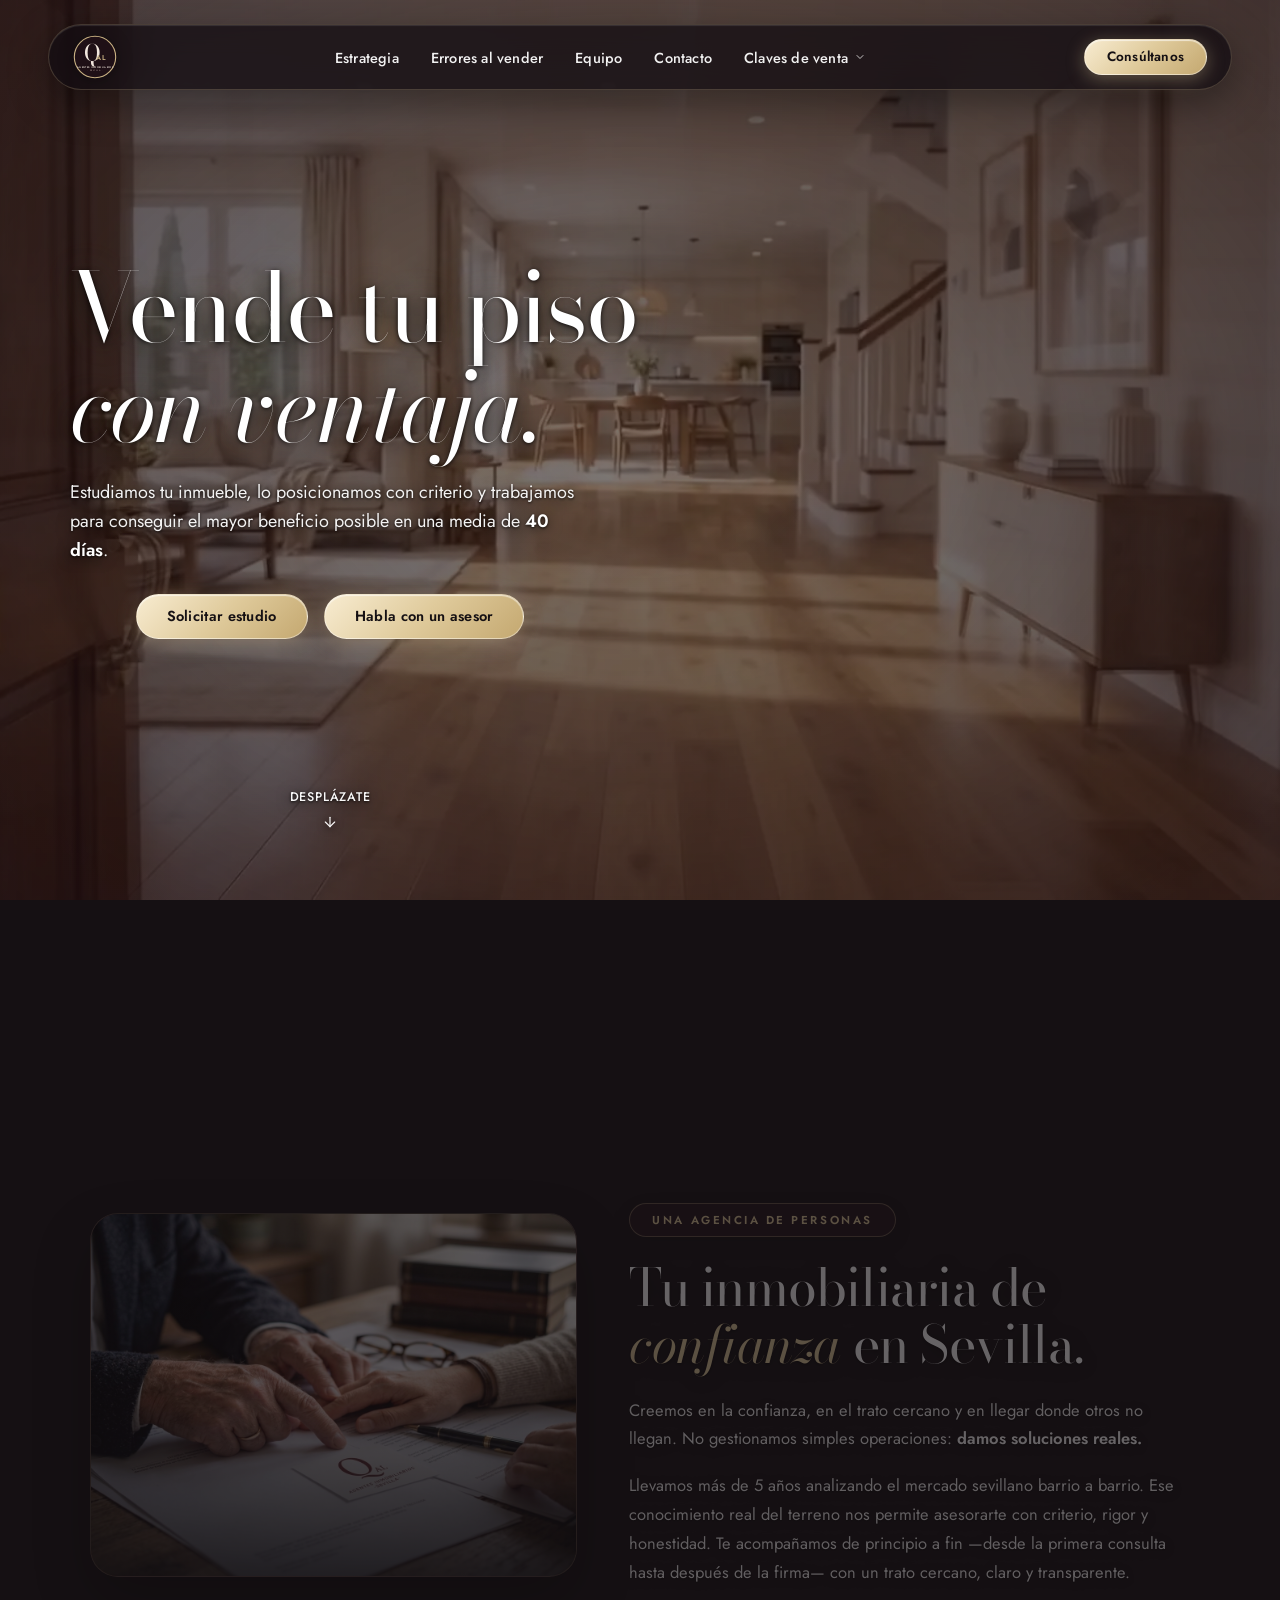
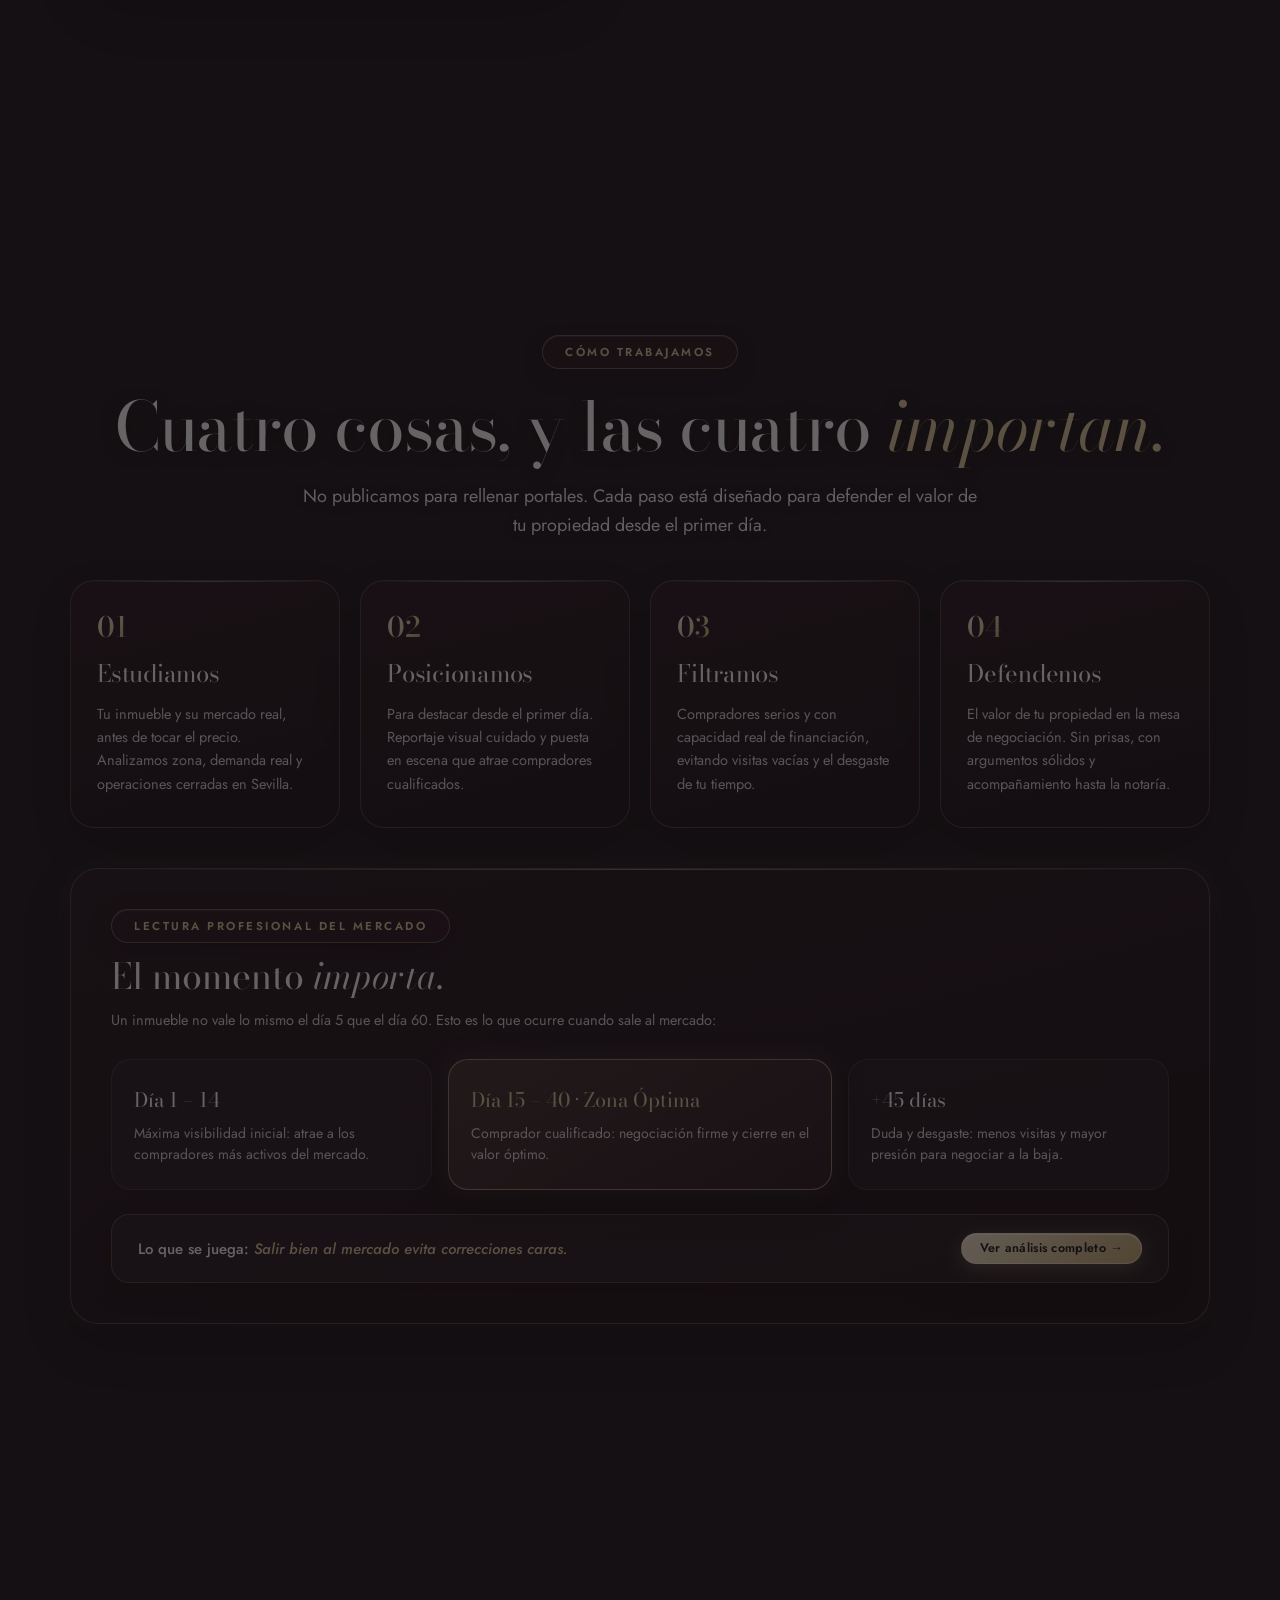
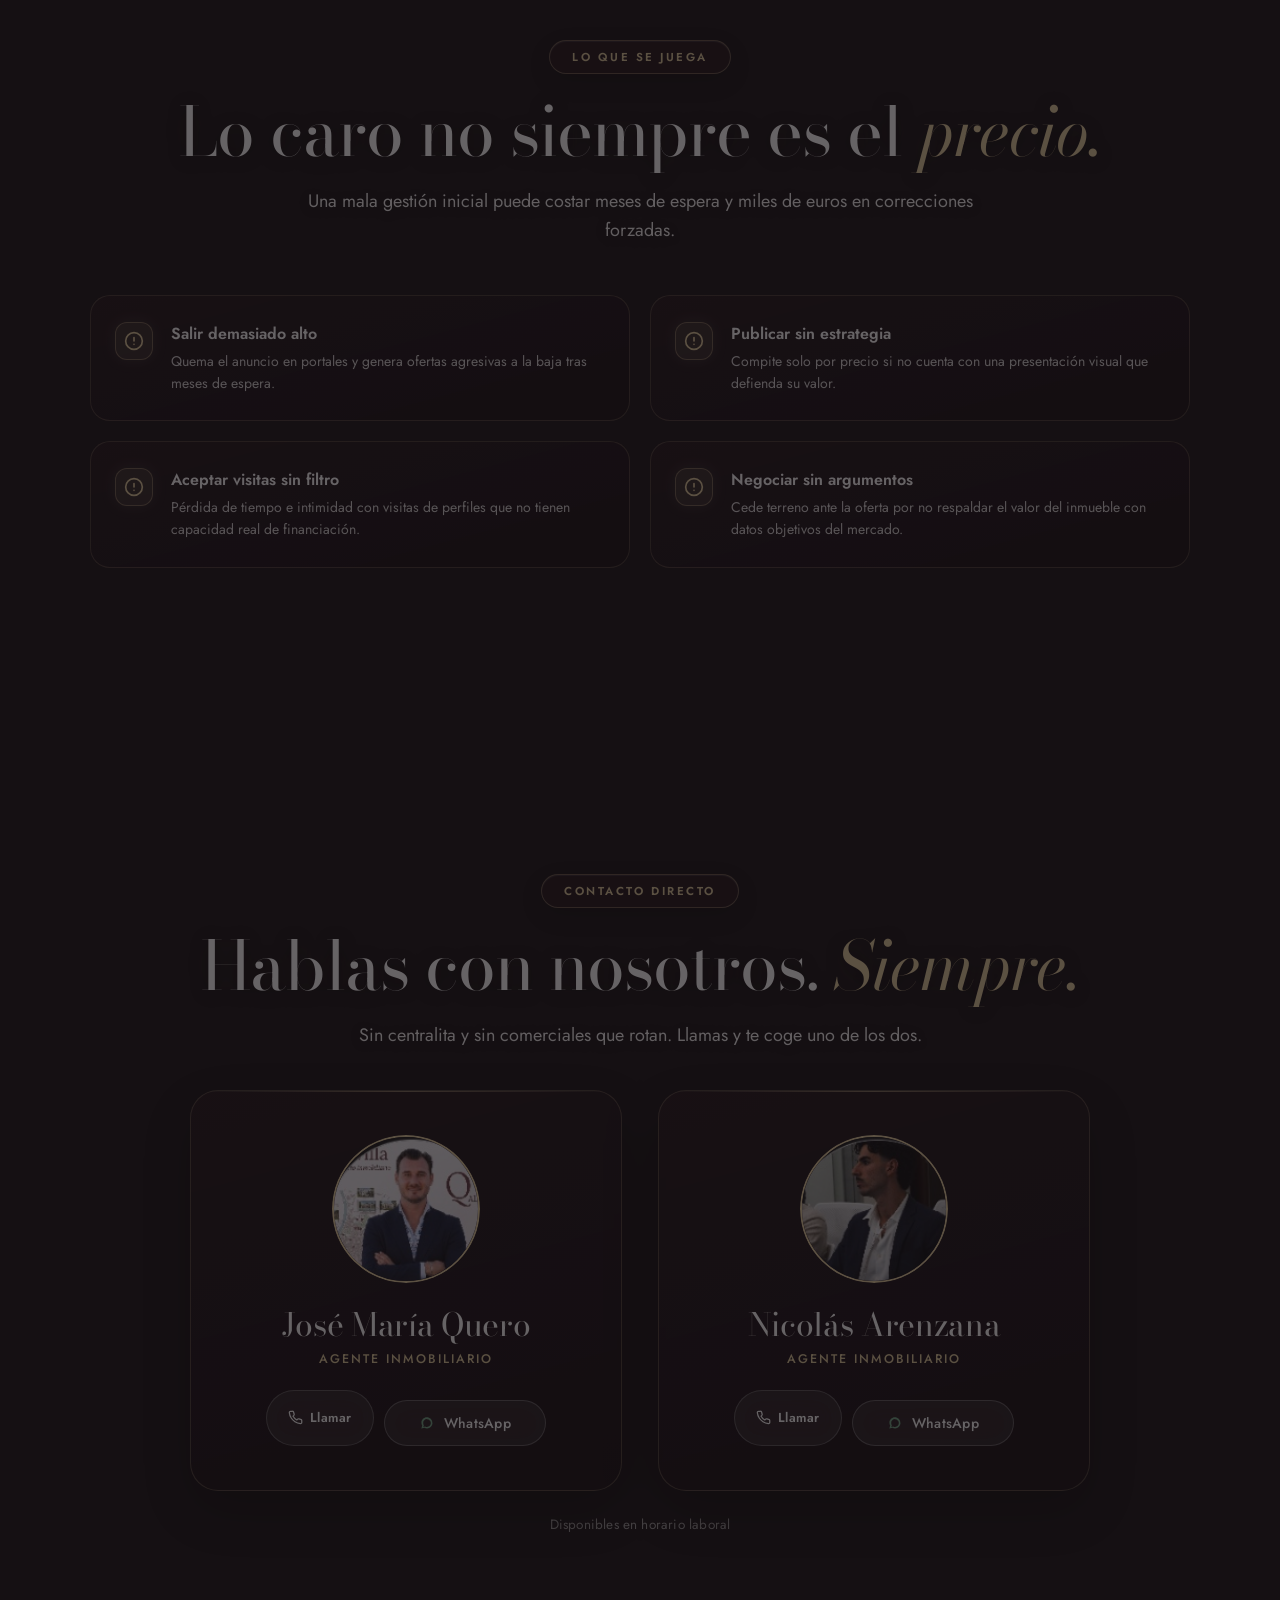
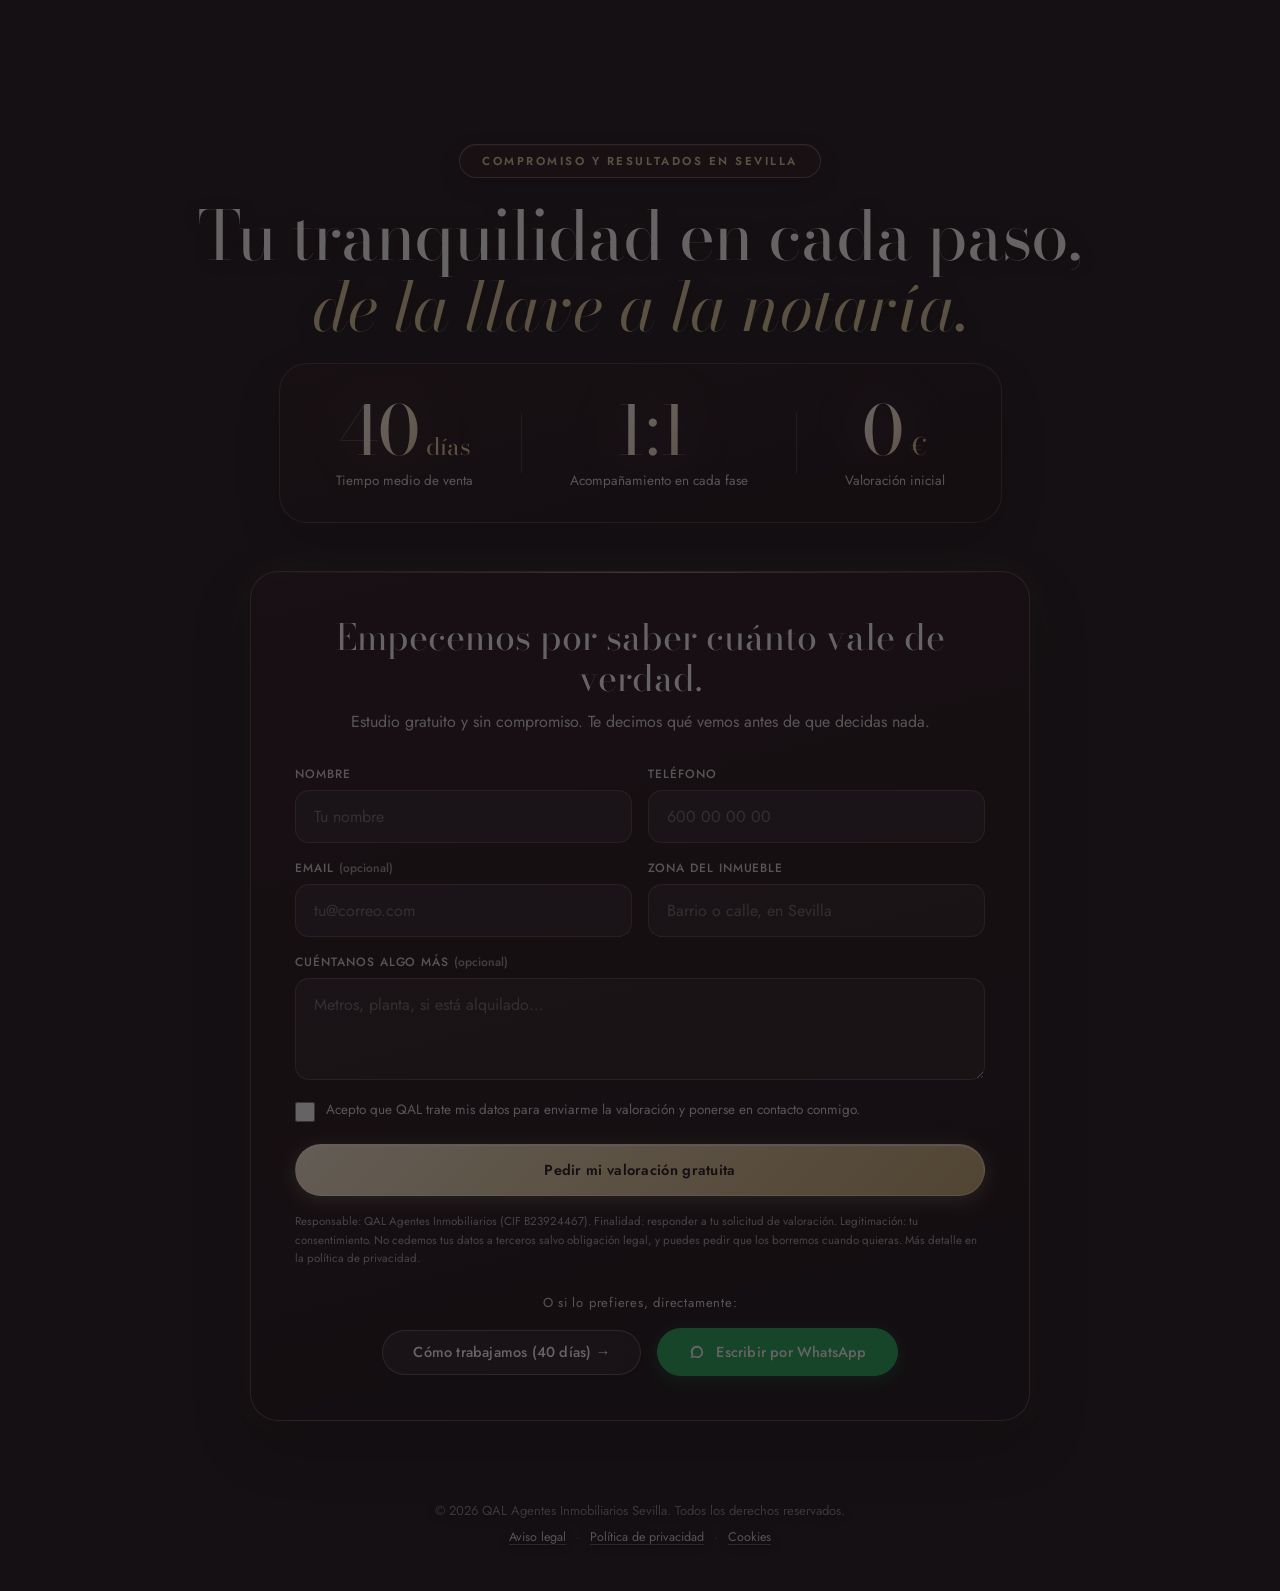
<file: index.html>
<!DOCTYPE html>
<html lang="es">
<head>
  <meta charset="UTF-8">
  <meta name="viewport" content="width=device-width, initial-scale=1.0">
  <title>QAL Agentes Inmobiliarios — Vende tu piso con ventaja</title>
  
  <!-- Tipografías requeridas: Solera (Bodoni Moda, Instrument Serif, Jost, Inter) -->
  <link rel="preconnect" href="https://fonts.googleapis.com">
  <link rel="preconnect" href="https://fonts.gstatic.com" crossorigin>
  <link rel="stylesheet" href="https://fonts.googleapis.com/css2?family=Bodoni+Moda:ital,opsz,wght@0,6..96,400..700;1,6..96,400..700&family=Jost:wght@300;400;500;600;700&display=swap">
  
  <meta name="description" content="Inmobiliaria en Sevilla. Estudiamos tu inmueble, lo posicionamos con criterio y defendemos su valor en la negociación. Valoración gratuita y sin compromiso.">
  <link rel="canonical" href="https://qal.es/">
  <meta name="theme-color" content="#1F1016">

  <!-- Icono de pestaña y de pantalla de inicio.
       El SVG lo usan los navegadores modernos y escala sin pixelarse; los
       PNG son el respaldo para Safari y para los que no leen SVG. El
       apple-touch-icon es el que se ve si alguien guarda la web en la
       pantalla de inicio del iPhone: sin el sale un cuadro gris, y aqui
       casi todo el trafico entra por movil. -->
  <link rel="icon" href="favicon.svg" type="image/svg+xml">
  <link rel="icon" href="favicon-32.png" sizes="32x32" type="image/png">
  <link rel="icon" href="favicon-16.png" sizes="16x16" type="image/png">
  <link rel="apple-touch-icon" href="apple-touch-icon.png">
  <link rel="manifest" href="site.webmanifest">

  <!-- Tarjeta de enlace. Es la PRIMERA impresión real: se ve en WhatsApp
       antes de que la web cargue. Sin esto el enlace sale como texto pelado. -->
  <meta property="og:type" content="website">
  <meta property="og:locale" content="es_ES">
  <meta property="og:site_name" content="QAL Agentes Inmobiliarios">
  <meta property="og:title" content="QAL Agentes Inmobiliarios — Vende tu piso con ventaja">
  <meta property="og:description" content="Estudiamos tu inmueble, lo posicionamos con criterio y defendemos su valor en la negociación. Valoración gratuita y sin compromiso en Sevilla.">
  <meta property="og:url" content="https://qal.es/">
  <meta property="og:image" content="https://qal.es/assets/og.jpg">
  <meta property="og:image:width" content="1200">
  <meta property="og:image:height" content="630">
  <meta name="twitter:card" content="summary_large_image">

  <!-- El primer fotograma, pedido cuanto antes: es lo que se ve al entrar.
       Uno u otro según el ancho, para no bajar los dos. -->
  <link rel="preload" as="image" href="assets/frames_ancho/frame_0001.webp" media="(min-width: 820px)">
  <link rel="preload" as="image" href="assets/frames_movil/frame_0001.webp" media="(max-width: 819px)">

  <link rel="stylesheet" href="style.css">
</head>
<body>

  <!-- CONTENEDOR FIJO DE FONDO CON CANVAS SINCRONIZADO -->
  <div class="canvas-container" aria-hidden="true">
    <canvas id="scroll-canvas"></canvas>
    <div class="canvas-overlay"></div>
  </div>

  <!-- NAVEGACIÓN SUPERIOR FIJA -->
  <header class="site-header">
    <div class="nav-container">
      
      <!-- Logotipo QAL Circular con acentos Solera -->
      <a href="#hero" class="brand-logo-link" aria-label="QAL Agentes Inmobiliarios Sevilla">
        <svg class="qal-logo-svg" viewBox="0 0 100 100" fill="none" xmlns="http://www.w3.org/2000/svg">
          <circle cx="50" cy="50" r="47" fill="#1F1016" stroke="#C9B183" stroke-width="2.5"/>
          <text x="44" y="58" font-family="'Bodoni Moda', 'Instrument Serif', Georgia, serif" font-size="52" fill="#F2E7DE" text-anchor="middle" font-weight="400">Q</text>
          <text x="64" y="56" font-family="'Jost', 'Inter', sans-serif" font-size="16" fill="#C9B183" text-anchor="middle" font-weight="600" letter-spacing="0.5">AL</text>
          <text x="50" y="74" font-family="'Jost', 'Inter', sans-serif" font-size="5.5" fill="#F2E7DE" text-anchor="middle" font-weight="500" letter-spacing="0.8">AGENTES INMOBILIARIOS</text>
          <text x="50" y="81" font-family="'Jost', 'Inter', sans-serif" font-size="4.8" fill="#C2A9A2" text-anchor="middle" font-weight="400" letter-spacing="1.2">· SEVILLA ·</text>
        </svg>
      </a>

      <!-- Enlaces de navegación de escritorio -->
      <nav class="desktop-nav" aria-label="Navegación principal">
        <ul class="nav-links">
          <li><a href="#estrategia" class="nav-link">Estrategia</a></li>
          <li><a href="#errores" class="nav-link">Errores al vender</a></li>
          <li><a href="#equipo" class="nav-link">Equipo</a></li>
          <li><a href="#garantia" class="nav-link">Contacto</a></li>

          <!-- Desplegable con las 4 opciones clave (Ubicación señalada en amarillo) -->
          <li class="nav-item has-dropdown" data-dropdown="claves">
            <button type="button" class="nav-link dropdown-toggle" aria-haspopup="true" aria-expanded="false">
              Claves de venta
              <svg class="dropdown-chevron" width="12" height="12" viewBox="0 0 24 24" fill="none" stroke="currentColor" stroke-width="2" stroke-linecap="round" stroke-linejoin="round">
                <polyline points="6 9 12 15 18 9"></polyline>
              </svg>
            </button>
            <div class="nav-dropdown-menu">
              <button type="button" class="dropdown-item-btn" data-open-card="card-media">
                <span class="dropdown-item-title">Media 40 días</span>
                <span class="dropdown-item-sub">Nuestra media de venta</span>
              </button>
              <button type="button" class="dropdown-item-btn" data-open-card="card-momento">
                <span class="dropdown-item-title">El momento importa</span>
                <span class="dropdown-item-sub">Lectura profesional del mercado</span>
              </button>
              <button type="button" class="dropdown-item-btn" data-open-card="card-errores">
                <span class="dropdown-item-title">Errores al vender</span>
                <span class="dropdown-item-sub">Lo caro no siempre es el precio</span>
              </button>
              <button type="button" class="dropdown-item-btn" data-open-card="card-compromiso">
                <span class="dropdown-item-title">Nuestro compromiso</span>
                <span class="dropdown-item-sub">Llevamos operaciones, no pisos</span>
              </button>
            </div>
          </li>
        </ul>
      </nav>

      <!-- Botón CTA en Navbar -->
      <div class="header-action">
        <a href="#equipo" class="btn btn-pill-nav">Consúltanos</a>
        
        <!-- Botón de apertura de menú móvil -->
        <button type="button" class="mobile-menu-trigger" id="openMenuBtn" aria-label="Abrir menú de navegación" aria-expanded="false" aria-controls="mobileNavModal">
          <span class="hamburger-bar"></span>
          <span class="hamburger-bar"></span>
        </button>
      </div>
    </div>
  </header>

  <!-- CONTENEDOR PRINCIPAL DE SCROLL -->
  <div class="scroll-wrapper">

    <!-- SECCIÓN 1: HERO -->
    <section class="story-section section-hero" id="hero">
      <div class="section-content">
        <div class="hero-inner">
          <h1 class="hero-title">
            <span class="title-line-1">Vende tu piso</span>
            <span class="title-line-2"><em>con ventaja.</em></span>
          </h1>

          <p class="hero-description">
            Estudiamos tu inmueble, lo posicionamos con criterio y trabajamos para conseguir el mayor beneficio posible en una media de <strong>40 días</strong>.
          </p>

          <div class="hero-cta-group">
            <button type="button" class="btn btn-solid-gold" data-open-card="card-media">Solicitar estudio</button>
            <a href="#equipo" class="btn btn-solid-gold">Habla con un asesor</a>
          </div>
        </div>

        <div class="hero-footer-indicator">
          <a href="#confianza" class="scroll-indicator" aria-label="Desplázate para recorrer la propiedad">
            <span class="scroll-text">Desplázate</span>
            <svg class="scroll-icon" width="16" height="16" viewBox="0 0 24 24" fill="none" stroke="currentColor" stroke-width="1.75" stroke-linecap="round" stroke-linejoin="round">
              <line x1="12" y1="5" x2="12" y2="19"></line>
              <polyline points="19 12 12 19 5 12"></polyline>
            </svg>
          </a>
        </div>
      </div>
    </section>

    <!-- SECCIÓN INTERMEDIA: CONFIANZA Y TRAYECTORIA EN SEVILLA -->
    <section class="story-section section-trust" id="confianza">
      <div class="section-content">
        <div class="trust-grid">
          
          <!-- Columna Imagen -->
          <div class="trust-image-wrapper">
            <div class="trust-image-card">
              <img src="assets/confianza.jpg" alt="Asesoramiento y confianza inmobiliaria en Sevilla" class="trust-image" width="1200" height="896" loading="lazy" decoding="async">
              <div class="trust-image-overlay"></div>
            </div>
          </div>

          <!-- Columna Textos a la misma altura -->
          <div class="trust-text-content">
            <div class="section-badge trust-badge-dark">
              <span>UNA AGENCIA DE PERSONAS</span>
            </div>

            <h2 class="trust-title">
              Tu inmobiliaria de <em>confianza</em> en Sevilla.
            </h2>

            <p class="trust-paragraph">
              Creemos en la confianza, en el trato cercano y en llegar donde otros no llegan. No gestionamos simples operaciones: <strong>damos soluciones reales.</strong>
            </p>

            <p class="trust-paragraph">
              Llevamos más de 5 años analizando el mercado sevillano barrio a barrio.<span class="solo-pc"> Ese conocimiento real del terreno nos permite asesorarte con criterio, rigor y honestidad.</span> Te acompañamos de principio a fin<span class="solo-pc"> —desde la primera consulta hasta después de la firma— con un trato cercano, claro y transparente</span>.
            </p>
          </div>

        </div>
      </div>
    </section>

    <!-- SECCIÓN: ESTRATEGIA INMOBILIARIA Y EJE TEMPORAL -->
    <section class="story-section section-strategy" id="estrategia">
      <div class="section-content">
        
        <div class="section-badge">
          <span>CÓMO TRABAJAMOS</span>
        </div>

        <h2 class="section-title">
          Cuatro cosas, y las cuatro <em>importan.</em>
        </h2>

        <p class="section-lead">
          No publicamos para rellenar portales. Cada paso está diseñado para defender el valor de tu propiedad desde el primer día.
        </p>

        <!-- Cuadrícula de los 4 Pasos -->
        <div class="strategy-grid">
          <div class="strategy-card">
            <span class="strategy-num">01</span>
            <h3 class="strategy-step-title">Estudiamos</h3>
            <p class="strategy-step-desc">Tu inmueble y su mercado real, antes de tocar el precio.<span class="solo-pc"> Analizamos zona, demanda real y operaciones cerradas en Sevilla.</span></p>
          </div>

          <div class="strategy-card">
            <span class="strategy-num">02</span>
            <h3 class="strategy-step-title">Posicionamos</h3>
            <p class="strategy-step-desc">Para destacar desde el primer día.<span class="solo-pc"> Reportaje visual cuidado y puesta en escena que atrae compradores cualificados.</span></p>
          </div>

          <div class="strategy-card">
            <span class="strategy-num">03</span>
            <h3 class="strategy-step-title">Filtramos</h3>
            <p class="strategy-step-desc">Compradores serios y con capacidad real de financiación<span class="solo-pc">, evitando visitas vacías y el desgaste de tu tiempo.</span></p>
          </div>

          <div class="strategy-card">
            <span class="strategy-num">04</span>
            <h3 class="strategy-step-title">Defendemos</h3>
            <p class="strategy-step-desc">El valor de tu propiedad en la mesa de negociación.<span class="solo-pc"> Sin prisas, con argumentos sólidos y acompañamiento hasta la notaría.</span></p>
          </div>
        </div>

        <!-- Eje de Tiempo: El momento importa -->
        <div class="timeline-axis-card">
          <div class="timeline-axis-header">
            <div class="section-badge" style="margin-bottom: 12px;">
              <span>LECTURA PROFESIONAL DEL MERCADO</span>
            </div>
            <h3 class="contact-card-title">El momento <em>importa.</em></h3>
            <p class="card-paragraph" style="margin-bottom: 0;">Un inmueble no vale lo mismo el día 5 que el día 60. Esto es lo que ocurre cuando sale al mercado:</p>
          </div>

          <div class="timeline-track-grid">
            <div class="timeline-phase">
              <span class="phase-tag">Día 1 – 14</span>
              <p class="phase-text">Máxima visibilidad inicial: atrae a los compradores más activos del mercado.</p>
            </div>

            <div class="timeline-phase phase-optimal">
              <span class="phase-tag">Día 15 – 40 · Zona Óptima</span>
              <p class="phase-text">Comprador cualificado: negociación firme y cierre en el valor óptimo.</p>
            </div>

            <div class="timeline-phase">
              <span class="phase-tag">+45 días</span>
              <p class="phase-text">Duda y desgaste: menos visitas y mayor presión para negociar a la baja.</p>
            </div>
          </div>

          <div class="timeline-statement-bar">
            <span class="timeline-statement-text">Lo que se juega: <em>Salir bien al mercado evita correcciones caras.</em></span>
            <button type="button" class="btn btn-solid-gold" style="padding: 8px 18px; font-size: 12.5px;" data-open-card="card-momento">Ver análisis completo →</button>
          </div>
        </div>

      </div>
    </section>

    <!-- SECCIÓN: ERRORES COMUNES AL VENDER -->
    <section class="story-section section-mistakes" id="errores">
      <div class="section-content">
        
        <div class="section-badge">
          <span>LO QUE SE JUEGA</span>
        </div>

        <h2 class="section-title">
          Lo caro no siempre es el <em>precio.</em>
        </h2>

        <p class="section-lead">
          Una mala gestión inicial puede costar meses de espera y miles de euros en correcciones forzadas.
        </p>

        <div class="mistakes-grid">
          <div class="mistake-card">
            <div class="mistake-icon-wrap">
              <svg width="20" height="20" viewBox="0 0 24 24" fill="none" stroke="currentColor" stroke-width="2" stroke-linecap="round" stroke-linejoin="round"><circle cx="12" cy="12" r="10"></circle><line x1="12" y1="8" x2="12" y2="12"></line><line x1="12" y1="16" x2="12.01" y2="16"></line></svg>
            </div>
            <div class="mistake-body">
              <h3>Salir demasiado alto</h3>
              <p>Quema el anuncio en portales<span class="solo-pc"> y genera ofertas agresivas a la baja tras meses de espera</span>.</p>
            </div>
          </div>

          <div class="mistake-card">
            <div class="mistake-icon-wrap">
              <svg width="20" height="20" viewBox="0 0 24 24" fill="none" stroke="currentColor" stroke-width="2" stroke-linecap="round" stroke-linejoin="round"><circle cx="12" cy="12" r="10"></circle><line x1="12" y1="8" x2="12" y2="12"></line><line x1="12" y1="16" x2="12.01" y2="16"></line></svg>
            </div>
            <div class="mistake-body">
              <h3>Publicar sin estrategia</h3>
              <p>Compite solo por precio<span class="solo-pc"> si no cuenta con una presentación visual que defienda su valor</span>.</p>
            </div>
          </div>

          <div class="mistake-card">
            <div class="mistake-icon-wrap">
              <svg width="20" height="20" viewBox="0 0 24 24" fill="none" stroke="currentColor" stroke-width="2" stroke-linecap="round" stroke-linejoin="round"><circle cx="12" cy="12" r="10"></circle><line x1="12" y1="8" x2="12" y2="12"></line><line x1="12" y1="16" x2="12.01" y2="16"></line></svg>
            </div>
            <div class="mistake-body">
              <h3>Aceptar visitas sin filtro</h3>
              <p>Pérdida de tiempo e intimidad<span class="solo-pc"> con visitas de perfiles que no tienen capacidad real de financiación</span>.</p>
            </div>
          </div>

          <div class="mistake-card">
            <div class="mistake-icon-wrap">
              <svg width="20" height="20" viewBox="0 0 24 24" fill="none" stroke="currentColor" stroke-width="2" stroke-linecap="round" stroke-linejoin="round"><circle cx="12" cy="12" r="10"></circle><line x1="12" y1="8" x2="12" y2="12"></line><line x1="12" y1="16" x2="12.01" y2="16"></line></svg>
            </div>
            <div class="mistake-body">
              <h3>Negociar sin argumentos</h3>
              <p>Cede terreno ante la oferta<span class="solo-pc"> por no respaldar el valor del inmueble con datos objetivos del mercado</span>.</p>
            </div>
          </div>
        </div>

      </div>
    </section>

    <!-- SECCIÓN: CONTACTO DIRECTO / TRABAJA CON NOSOTROS -->
    <section class="story-section section-team" id="equipo">
      <div class="section-content">
        
        <!-- Badge Superior -->
        <div class="section-badge">
          <span>CONTACTO DIRECTO</span>
        </div>

        <!-- Título H2 -->
        <h2 class="section-title">
          Hablas con nosotros. <em>Siempre.</em>
        </h2>

        <!-- Subtítulo / Lead -->
        <p class="section-lead">
          Sin centralita y sin comerciales que rotan. Llamas y te coge uno de los dos.
        </p>

        <!-- Cuadrícula de Perfiles Interactivos -->
        <div class="team-cards-grid">
          
          <!-- Perfil 1: Jose Maria Quero -->
          <div class="team-profile-card">
            <div class="profile-avatar-wrapper">
              <div class="avatar-image-box">
                <img src="assets/jose-maria.jpg" alt="José María Quero — Agente inmobiliario QAL" class="profile-photo" width="170" height="170" loading="lazy" decoding="async">
              </div>
            </div>

            <div class="profile-info">
              <h3 class="profile-name">José María Quero</h3>
              <span class="profile-role">Agente inmobiliario</span>
            </div>

            <div class="profile-actions-grid">
              <a href="tel:+34667545985" class="profile-call-btn" aria-label="Llamar a José María al +34 667 54 59 85">
                <svg width="15" height="15" viewBox="0 0 24 24" fill="none" stroke="currentColor" stroke-width="2" stroke-linecap="round" stroke-linejoin="round" aria-hidden="true"><path d="M22 16.92v3a2 2 0 0 1-2.18 2 19.79 19.79 0 0 1-8.63-3.07 19.5 19.5 0 0 1-6-6 19.79 19.79 0 0 1-3.07-8.67A2 2 0 0 1 4.11 2h3a2 2 0 0 1 2 1.72 12.84 12.84 0 0 0 .7 2.81 2 2 0 0 1-.45 2.11L8.09 9.91a16 16 0 0 0 6 6l1.27-1.27a2 2 0 0 1 2.11-.45 12.84 12.84 0 0 0 2.81.7A2 2 0 0 1 22 16.92z"></path></svg>
                <span>Llamar</span>
              </a>

              <a href="https://wa.me/34667545985" target="_blank" rel="noopener"
                 class="profile-wa-btn" aria-label="Escribir por WhatsApp a José María">
                <svg width="16" height="16" viewBox="0 0 24 24" fill="currentColor" aria-hidden="true"><path d="M12.031 6.172c-3.181 0-5.767 2.586-5.768 5.766-.001 1.298.38 2.27 1.019 3.287l-.711 2.598 2.664-.699c.971.53 1.83.814 2.8.814 3.182 0 5.768-2.587 5.768-5.766.001-3.181-2.584-5.766-5.772-5.766zm8.17 5.766c-.001 4.507-3.667 8.173-8.17 8.173-1.42 0-2.766-.368-3.945-1.025l-4.526 1.187 1.21-4.414c-.739-1.238-1.139-2.67-1.139-4.141 0-4.507 3.667-8.173 8.17-8.173s8.17 3.666 8.17 8.173z"/></svg>
                <span>WhatsApp</span>
              </a>
            </div>
          </div>

          <!-- Perfil 2: Nicolas Arenzana -->
          <div class="team-profile-card">
            <div class="profile-avatar-wrapper">
              <div class="avatar-image-box">
                <img src="assets/nicolas.jpg" alt="Nicolás Arenzana — Agente inmobiliario QAL" class="profile-photo" width="170" height="170" loading="lazy" decoding="async">
              </div>
            </div>

            <div class="profile-info">
              <h3 class="profile-name">Nicolás Arenzana</h3>
              <span class="profile-role">Agente inmobiliario</span>
            </div>

            <div class="profile-actions-grid">
              <a href="tel:+34677680355" class="profile-call-btn" aria-label="Llamar a Nicolás al +34 677 68 03 55">
                <svg width="15" height="15" viewBox="0 0 24 24" fill="none" stroke="currentColor" stroke-width="2" stroke-linecap="round" stroke-linejoin="round" aria-hidden="true"><path d="M22 16.92v3a2 2 0 0 1-2.18 2 19.79 19.79 0 0 1-8.63-3.07 19.5 19.5 0 0 1-6-6 19.79 19.79 0 0 1-3.07-8.67A2 2 0 0 1 4.11 2h3a2 2 0 0 1 2 1.72 12.84 12.84 0 0 0 .7 2.81 2 2 0 0 1-.45 2.11L8.09 9.91a16 16 0 0 0 6 6l1.27-1.27a2 2 0 0 1 2.11-.45 12.84 12.84 0 0 0 2.81.7A2 2 0 0 1 22 16.92z"></path></svg>
                <span>Llamar</span>
              </a>

              <a href="https://wa.me/34677680355" target="_blank" rel="noopener"
                 class="profile-wa-btn" aria-label="Escribir por WhatsApp a Nicolás">
                <svg width="16" height="16" viewBox="0 0 24 24" fill="currentColor" aria-hidden="true"><path d="M12.031 6.172c-3.181 0-5.767 2.586-5.768 5.766-.001 1.298.38 2.27 1.019 3.287l-.711 2.598 2.664-.699c.971.53 1.83.814 2.8.814 3.182 0 5.768-2.587 5.768-5.766.001-3.181-2.584-5.766-5.772-5.766zm8.17 5.766c-.001 4.507-3.667 8.173-8.17 8.173-1.42 0-2.766-.368-3.945-1.025l-4.526 1.187 1.21-4.414c-.739-1.238-1.139-2.67-1.139-4.141 0-4.507 3.667-8.173 8.17-8.173s8.17 3.666 8.17 8.173z"/></svg>
                <span>WhatsApp</span>
              </a>
            </div>
          </div>

        </div>

        <!-- Nota al pie de la sección -->
        <p class="team-footnote">
          Disponibles en horario laboral
        </p>

      </div>
    </section>

    <!-- SECCIÓN 3: RESULTADOS Y GARANTÍA -->
    <section class="story-section section-guarantee" id="garantia">
      <div class="section-content">
        <div class="section-badge">
          <span>COMPROMISO Y RESULTADOS EN SEVILLA</span>
        </div>

        <h2 class="section-title">
          Tu tranquilidad en cada paso,<br><em>de la llave a la notaría.</em>
        </h2>

        <!-- ============================================================
             MÉTRICAS DESTACADAS

             Las tres cifras de aquí son afirmaciones comerciales
             públicas, así que cada una tiene que poder sostenerse.
             Estado a 22/09/2026:

             · «40 días»  -> SÍ está en qal.es, y además desglosado
                             (Día 1-14, Día 15-40, +45 días). Se queda.
             · «1:1»      -> SÍ. La web actual usa «Acompañamiento 1:1».
             · «Gratuita» -> SÍ. La web actual ofrece «Reunión gratuita».

             Lo que se ha QUITADO y por qué:
             · «98,4 % precio sobre valoración» -> no aparece en ningún
               sitio de qal.es. Era un dato inventado. En una web pública
               eso es publicidad engañosa y responde la agencia.
             · «0 € coste previo hasta la venta» -> tampoco aparece, y
               afirma bastante más que «reunión gratuita»: dice que no se
               cobra NADA hasta vender. Si QAL confirma que su modelo es
               ese, se puede recuperar tal cual. Hasta entonces, no.

             Antes de añadir aquí cualquier cifra nueva: que la confirme
             Nico o José María, y se anota la fuente en este comentario.
             ============================================================ -->
        <div class="stats-row">
          <div class="stat-box">
            <div class="stat-value-wrap">
              <span class="stat-number">40</span>
              <span class="stat-unit">días</span>
            </div>
            <span class="stat-label">Tiempo medio de venta</span>
          </div>
          <div class="stat-divider"></div>
          <div class="stat-box">
            <div class="stat-value-wrap">
              <span class="stat-number">1:1</span>
              <span class="stat-unit"></span>
            </div>
            <span class="stat-label">Acompañamiento<span class="solo-pc"> en cada fase</span></span>
          </div>
          <div class="stat-divider"></div>
          <div class="stat-box">
            <div class="stat-value-wrap">
              <span class="stat-number">0</span>
              <span class="stat-unit">€</span>
            </div>
            <span class="stat-label">Valoración inicial</span>
          </div>
        </div>

        <!-- Tarjeta de Contacto / Llamada a la acción -->
        <div class="contact-card">
          <div class="contact-card-header">
            <h3 class="contact-card-title">Empecemos por saber cuánto vale de verdad.</h3>
            <p class="contact-card-desc">Estudio gratuito y sin compromiso. Te decimos qué vemos antes de que decidas nada.</p>
          </div>
          
          <!-- ============================================================
               FORMULARIO DE VALORACION

               Envia a /contacto.php, que vive en este mismo servidor.

               ANTES estaba preparado para Netlify (`data-netlify` y
               `netlify-honeypot`) y el `action` estaba VACIO. Al publicar
               en Sered esos atributos dejaron de significar nada: el
               navegador hacia POST contra la propia pagina, LiteSpeed
               devolvia el HTML otra vez, y CADA CONTACTO SE PERDIA EN
               SILENCIO. La persona creia haber escrito y en QAL nadie se
               enteraba de que existia.

               contacto.php guarda el contacto en un CSV fuera de
               public_html ANTES de intentar el correo, para que un fallo
               del buzon no se lleve por delante a los clientes del dia.

               El campo `empresa` de abajo es el señuelo anti-robots: esta
               oculto por CSS, una persona nunca lo rellena. Lo comprueba
               contacto.php. NO lo quites ni le cambies el nombre.
               ============================================================ -->
          <form class="lead-form" name="valoracion" method="POST" action="/contacto.php">
            <p class="lead-hp">
              <label>No rellenes esto: <input name="empresa" tabindex="-1" autocomplete="off"></label>
            </p>

            <div class="lead-grid">
              <label class="lead-field">
                <span>Nombre</span>
                <input type="text" name="nombre" required autocomplete="name" placeholder="Tu nombre">
              </label>
              <label class="lead-field">
                <span>Teléfono</span>
                <input type="tel" name="telefono" required autocomplete="tel"
                       inputmode="tel" placeholder="600 00 00 00">
              </label>
              <label class="lead-field">
                <span>Email <em>(opcional)</em></span>
                <input type="email" name="email" autocomplete="email" placeholder="tu@correo.com">
              </label>
              <label class="lead-field">
                <span>Zona del inmueble</span>
                <input type="text" name="zona" required placeholder="Barrio o calle, en Sevilla">
              </label>
              <label class="lead-field lead-field-ancho">
                <span>Cuéntanos algo más <em>(opcional)</em></span>
                <textarea name="mensaje" rows="3" placeholder="Metros, planta, si está alquilado…"></textarea>
              </label>
            </div>

            <label class="lead-consent">
              <input type="checkbox" name="consentimiento" required>
              <span>Acepto que QAL trate mis datos para enviarme la valoración y ponerse en contacto conmigo.</span>
            </label>

            <button type="submit" class="btn btn-solid-gold lead-submit">Pedir mi valoración gratuita</button>

            <p class="lead-nota">
              Responsable: QAL Agentes Inmobiliarios (CIF B23924467). Finalidad: responder
              a tu solicitud de valoración. Legitimación: tu consentimiento. No cedemos tus
              datos a terceros salvo obligación legal, y puedes pedir que los borremos
              cuando quieras. Más detalle en <a href="legal.html#privacidad">la política de
              privacidad</a>.
            </p>
          </form>

          <p class="lead-o">O si lo prefieres, directamente:</p>

          <div class="contact-card-actions">
            <button type="button" class="btn btn-glass" data-open-card="card-media">Cómo trabajamos (40 días) →</button>
            <a href="https://wa.me/34667545985" target="_blank" rel="noopener" class="btn btn-whatsapp" aria-label="Escribir por WhatsApp a QAL Inmobiliaria">
              <svg width="18" height="18" viewBox="0 0 24 24" fill="currentColor" style="margin-right: 2px;"><path d="M12.031 6.172c-3.181 0-5.767 2.586-5.768 5.766-.001 1.298.38 2.27 1.019 3.287l-.711 2.598 2.664-.699c.971.53 1.83.814 2.8.814 3.182 0 5.768-2.587 5.768-5.766.001-3.181-2.584-5.766-5.772-5.766zm8.17 5.766c-.001 4.507-3.667 8.173-8.17 8.173-1.42 0-2.766-.368-3.945-1.025l-4.526 1.187 1.21-4.414c-.739-1.238-1.139-2.67-1.139-4.141 0-4.507 3.667-8.173 8.17-8.173s8.17 3.666 8.17 8.173z"/></svg>
              Escribir por WhatsApp
            </a>
          </div>
        </div>

        <!-- Footer institucional -->
        <footer class="site-footer">
          <p>© 2026 QAL Agentes Inmobiliarios Sevilla. Todos los derechos reservados.</p>
          <!-- Obligatorio desde que la web recoge datos por formulario.
               Los textos son los que QAL ya tenía publicados en el
               WordPress; no se ha redactado nada nuevo. -->
          <p class="footer-legal">
            <a href="legal.html#aviso">Aviso legal</a>
            <span aria-hidden="true">·</span>
            <a href="legal.html#privacidad">Política de privacidad</a>
            <span aria-hidden="true">·</span>
            <a href="legal.html#cookies">Cookies</a>
          </p>
        </footer>

      </div>
    </section>

  </div>

  <!-- ==========================================================================
       MODAL DE INFORMACIÓN DESPLEGABLE (4 TARJETAS ADJUNTAS EN ALTA DEFINICIÓN)
       ========================================================================== -->
  <div class="info-modal-backdrop" id="infoModalBackdrop" aria-hidden="true" role="dialog" aria-modal="true">
    <div class="info-modal-wrapper">
      
      <!-- Cabecera Superior del Modal: Badge + Botón Cerrar independiente -->
      <div class="info-modal-top-bar">
        <div class="modal-top-badge">
          <span>ESTRATEGIA INMOBILIARIA QAL</span>
        </div>
        <button type="button" class="info-modal-close" id="closeInfoModalBtn" aria-label="Cerrar ventana de información">
          <svg width="20" height="20" viewBox="0 0 24 24" fill="none" stroke="currentColor" stroke-width="2" stroke-linecap="round" stroke-linejoin="round">
            <line x1="18" y1="6" x2="6" y2="18"></line>
            <line x1="6" y1="6" x2="18" y2="18"></line>
          </svg>
        </button>
      </div>

      <!-- Selector de pestañas rediseñado en cuadrícula sin solapamientos -->
      <div class="info-modal-tabs">
        <button type="button" class="modal-tab-btn" data-tab-target="card-media">Media 40 días</button>
        <button type="button" class="modal-tab-btn" data-tab-target="card-momento">El momento importa</button>
        <button type="button" class="modal-tab-btn" data-tab-target="card-errores">Errores al vender</button>
        <button type="button" class="modal-tab-btn" data-tab-target="card-compromiso">Compromiso</button>
      </div>

      <!-- CONTENIDOS DE LAS 4 TARJETAS -->
      <div class="info-modal-content-area">
        
        <!-- TARJETA 1: NUESTRA MEDIA DE VENTA -->
        <article class="info-card-panel" id="card-media">
          <div class="card-overtitle">NUESTRA MEDIA DE VENTA</div>
          <div class="card-hero-stat">
            <span class="stat-main">40 <em>días</em></span>
            <span class="stat-desc">desde que nos propones el inmueble</span>
          </div>
          <p class="card-paragraph">
            No se trata solo de vender rápido. Se trata de vender bien, con método, posicionamiento y una estrategia pensada para defender el valor de tu propiedad.
          </p>
          <div class="card-items-list">
            <div class="card-item-pill">
              <strong class="item-title">01 · Estudiamos</strong>
              <span class="item-text">Precio objetivo, zona, demanda activa y competencia real.</span>
            </div>
            <div class="card-item-pill">
              <strong class="item-title">02 · Posicionamos</strong>
              <span class="item-text">Puesta en escena y reportaje visual para destacar desde el primer día.</span>
            </div>
            <div class="card-item-pill">
              <strong class="item-title">03 · Filtramos</strong>
              <span class="item-text">Compradores serios y con solvencia económica demostrable.</span>
            </div>
            <div class="card-item-pill">
              <strong class="item-title">04 · Defendemos</strong>
              <span class="item-text">El valor de tu inmueble en la negociación, sin ceder ante ofertas a la baja.</span>
            </div>
          </div>
        </article>

        <!-- TARJETA 2: LECTURA PROFESIONAL DEL MERCADO -->
        <article class="info-card-panel" id="card-momento">
          <div class="card-overtitle">LECTURA PROFESIONAL DEL MERCADO</div>
          <h3 class="card-main-title">El momento importa.</h3>
          <div class="card-items-list">
            <div class="card-item-pill">
              <strong class="item-title">Día 1–14</strong>
              <span class="item-text">Alta visibilidad inicial. El inmueble está fresco y capta compradores activos.</span>
            </div>
            <div class="card-item-pill item-pill-gold">
              <strong class="item-title">Día 15–40</strong>
              <span class="item-text">Zona óptima: comprador filtrado, serio y alineado con el valor real.</span>
            </div>
            <div class="card-item-pill item-pill-dark">
              <strong class="item-title">+45 días</strong>
              <span class="item-text">Menos frescura, más dudas y más presión para negociar a la baja.</span>
            </div>
            <div class="card-item-pill item-pill-conclusion">
              <strong class="item-title item-title-full">Salir bien al mercado evita correcciones caras.</strong>
            </div>
          </div>
        </article>

        <!-- TARJETA 3: ERRORES COMUNES AL VENDER -->
        <article class="info-card-panel" id="card-errores">
          <div class="card-overtitle">ERRORES COMUNES AL VENDER</div>
          <h3 class="card-main-title">Lo caro no siempre es el precio.</h3>
          <div class="card-items-list">
            <div class="card-item-pill">
              <strong class="item-title">Salir demasiado alto</strong>
              <span class="item-text">Puede quemar el anuncio y obligar a rectificar tarde.</span>
            </div>
            <div class="card-item-pill">
              <strong class="item-title">Publicar sin estrategia</strong>
              <span class="item-text">Un inmueble sin posicionamiento compite solo por precio.</span>
            </div>
            <div class="card-item-pill">
              <strong class="item-title">Aceptar visitas sin filtro</strong>
              <span class="item-text">Hace perder tiempo y desgasta la operación.</span>
            </div>
            <div class="card-item-pill">
              <strong class="item-title">Negociar sin argumentos</strong>
              <span class="item-text">El comprador gana terreno cuando el valor no está bien defendido.</span>
            </div>
          </div>
        </article>

        <!-- TARJETA 4: NUESTRO COMPROMISO CONTIGO -->
        <article class="info-card-panel" id="card-compromiso">
          <div class="card-overtitle">NUESTRO COMPROMISO CONTIGO</div>
          <h3 class="card-main-title">No llevamos pisos.<br>Llevamos operaciones.</h3>
          <p class="card-paragraph">
            Nos implicamos en cada venta con seguimiento, criterio y comunicación clara. Estudiamos tu caso, te decimos lo que vemos y trabajamos para sacar el mejor resultado posible sin marearte ni prometer humo.
          </p>
          <div class="card-items-list">
            <div class="card-item-pill">
              <strong class="item-title">Transparencia</strong>
              <span class="item-text">Sabrás qué hacemos, por qué lo hacemos y qué respuesta tiene el mercado.</span>
            </div>
            <div class="card-item-pill">
              <strong class="item-title">Acompañamiento 1:1</strong>
              <span class="item-text">No delegamos tu venta en un proceso frío ni automático.</span>
            </div>
            <div class="card-item-pill">
              <strong class="item-title">Defensa del valor</strong>
              <span class="item-text">Negociamos con argumentos, no con prisa.</span>
            </div>
          </div>
        </article>

      </div>
    </div>
  </div>

  <!-- MENÚ MÓVIL MODAL / OVERLAY TRASLÚCIDO -->
  <div class="mobile-menu-overlay" id="mobileNavModal" aria-hidden="true" role="dialog" aria-modal="true" aria-label="Menú móvil">
    <div class="mobile-menu-panel">
      
      <div class="mobile-menu-header">
        <div class="brand-logo-link">
          <svg class="qal-logo-svg" style="width: 44px; height: 44px;" viewBox="0 0 100 100" fill="none" xmlns="http://www.w3.org/2000/svg">
            <circle cx="50" cy="50" r="47" fill="#1F1016" stroke="#C9B183" stroke-width="2.5"/>
            <text x="44" y="58" font-family="'Bodoni Moda', 'Instrument Serif', Georgia, serif" font-size="52" fill="#F2E7DE" text-anchor="middle" font-weight="400">Q</text>
            <text x="64" y="56" font-family="'Jost', 'Inter', sans-serif" font-size="16" fill="#C9B183" text-anchor="middle" font-weight="600" letter-spacing="0.5">AL</text>
            <text x="50" y="74" font-family="'Jost', 'Inter', sans-serif" font-size="5.5" fill="#F2E7DE" text-anchor="middle" font-weight="500" letter-spacing="0.8">AGENTES INMOBILIARIOS</text>
            <text x="50" y="81" font-family="'Jost', 'Inter', sans-serif" font-size="4.8" fill="#C2A9A2" text-anchor="middle" font-weight="400" letter-spacing="1.2">· SEVILLA ·</text>
          </svg>
        </div>
        <button type="button" class="mobile-menu-close" id="closeMenuBtn" aria-label="Cerrar menú">
          <svg width="24" height="24" viewBox="0 0 24 24" fill="none" stroke="currentColor" stroke-width="2" stroke-linecap="round" stroke-linejoin="round">
            <line x1="18" y1="6" x2="6" y2="18"></line>
            <line x1="6" y1="6" x2="18" y2="18"></line>
          </svg>
        </button>
      </div>

      <nav class="mobile-nav" aria-label="Navegación móvil">
        <ul class="mobile-nav-links">
          <li><a href="#hero" class="mobile-nav-link">Inicio</a></li>
          <li><a href="#estrategia" class="mobile-nav-link">Estrategia (4 pasos y tiempos)</a></li>
          <li><a href="#errores" class="mobile-nav-link">Errores comunes al vender</a></li>
          <li><a href="#equipo" class="mobile-nav-link">Equipo</a></li>
          <li><a href="#garantia" class="mobile-nav-link">Garantía y Contacto</a></li>
          <li><button type="button" class="mobile-nav-link mobile-card-trigger" data-open-card="card-media">Ver claves de venta detalladas →</button></li>
        </ul>
      </nav>

      <div class="mobile-menu-footer">
        <a href="#equipo" class="btn btn-solid-white btn-block">Consúltanos</a>
      </div>

    </div>
  </div>

  <script src="script.js"></script>
</body>
</html>
</file>
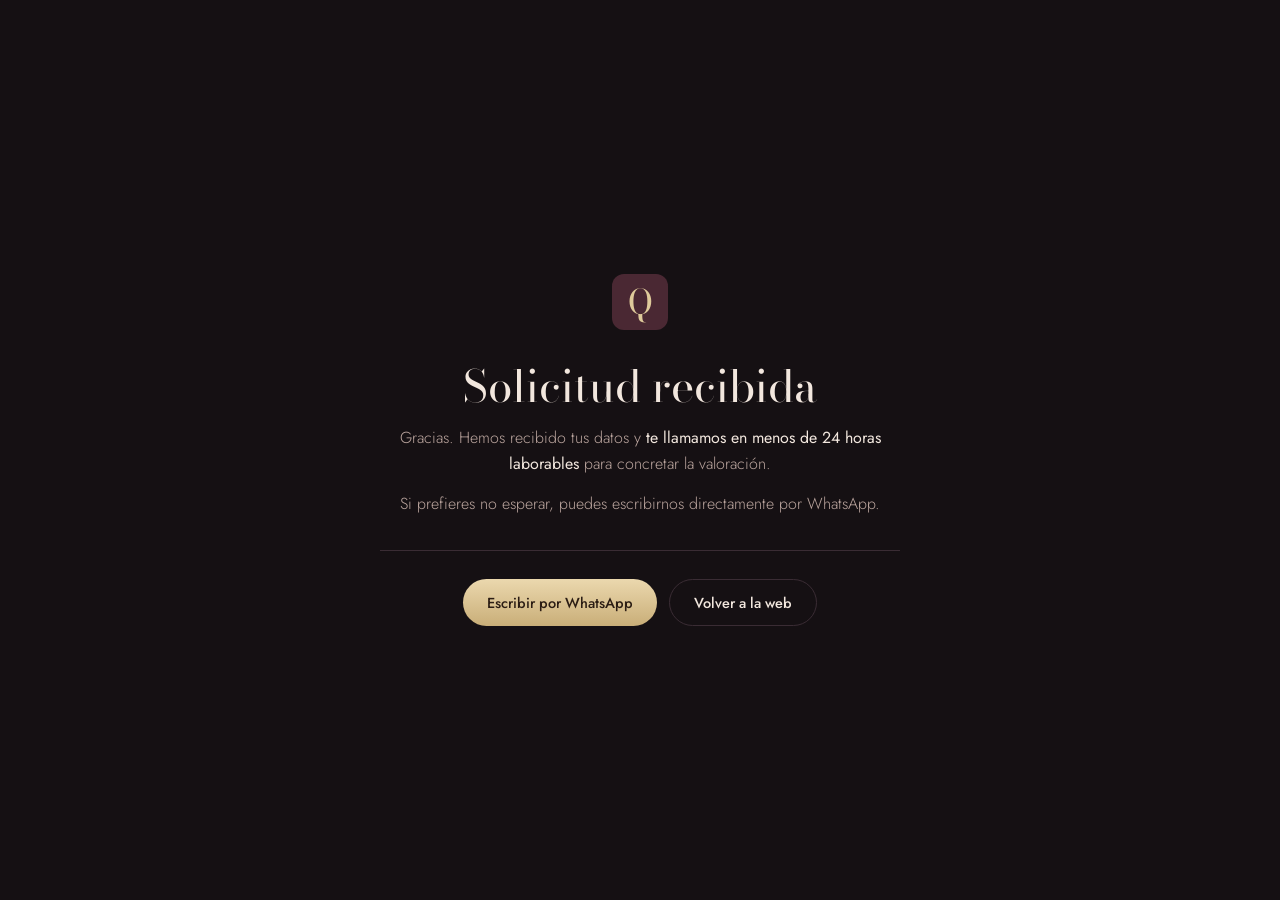
<file: gracias.html>
<!DOCTYPE html>
<html lang="es">
<head>
  <meta charset="UTF-8">
  <meta name="viewport" content="width=device-width, initial-scale=1.0">
  <title>Solicitud recibida | QAL Agentes Inmobiliarios</title>
  <meta name="robots" content="noindex, follow">
  <meta name="theme-color" content="#151013">
  <link rel="icon" href="favicon.svg" type="image/svg+xml">
  <link rel="icon" href="favicon-32.png" sizes="32x32" type="image/png">
  <link rel="apple-touch-icon" href="apple-touch-icon.png">
  <link rel="preconnect" href="https://fonts.googleapis.com">
  <link rel="preconnect" href="https://fonts.gstatic.com" crossorigin>
  <link rel="stylesheet" href="https://fonts.googleapis.com/css2?family=Bodoni+Moda:ital,opsz,wght@0,6..96,400..700&family=Jost:wght@300;400;500&display=swap">
  <style>
    :root{
      --bg:#151013; --ink:#F2E7DE; --mute:#BCA69F; --oro:#DFCA9B; --linea:#3A2C34;
      --serif:'Bodoni Moda',Georgia,serif; --sans:'Jost','Helvetica Neue',Arial,sans-serif;
    }
    *{box-sizing:border-box}
    body{
      margin:0; min-height:100svh; background:var(--bg); color:var(--ink);
      font-family:var(--sans); font-weight:300;
      display:flex; align-items:center; justify-content:center;
      padding:16px; padding-block:48px;
      -webkit-font-smoothing:antialiased;
    }
    .caja{max-width:520px; text-align:center}
    .marca{
      width:56px; height:56px; margin:0 auto 32px; border-radius:12px;
      background:#4A2833; color:var(--oro); font-family:var(--serif);
      font-size:34px; line-height:56px;
    }
    h1{
      font-family:var(--serif); font-weight:400; margin:0 0 14px;
      font-size:clamp(30px,7vw,44px); line-height:1.1; text-wrap:balance;
    }
    p{margin:0 0 14px; line-height:1.65; color:var(--mute); font-size:16px}
    strong{color:var(--ink); font-weight:400}
    .acciones{
      display:flex; flex-wrap:wrap; gap:12px; justify-content:center;
      margin-top:32px; padding-top:28px; border-top:1px solid var(--linea);
    }
    .btn{
      display:inline-flex; align-items:center; justify-content:center; gap:8px;
      min-height:44px; padding:12px 24px; border-radius:9999px;
      font-size:14.5px; font-weight:500; text-decoration:none;
      transition:opacity .2s ease;
    }
    .btn:hover{opacity:.85}
    .btn-oro{background:linear-gradient(180deg,#EBD8AE,#C9AE78); color:#2B1D14}
    .btn-borde{border:1px solid var(--linea); color:var(--ink)}
    :focus-visible{outline:2px solid var(--oro); outline-offset:3px}
  </style>
</head>
<body>
  <main class="caja">
    <div class="marca" aria-hidden="true">Q</div>
    <h1>Solicitud recibida</h1>
    <p>Gracias. Hemos recibido tus datos y <strong>te llamamos en menos de 24&nbsp;horas laborables</strong> para concretar la valoración.</p>
    <p>Si prefieres no esperar, puedes escribirnos directamente por WhatsApp.</p>
    <div class="acciones">
      <a class="btn btn-oro" href="https://wa.me/34667545985" target="_blank" rel="noopener">Escribir por WhatsApp</a>
      <a class="btn btn-borde" href="/">Volver a la web</a>
    </div>
  </main>
</body>
</html>
</file>
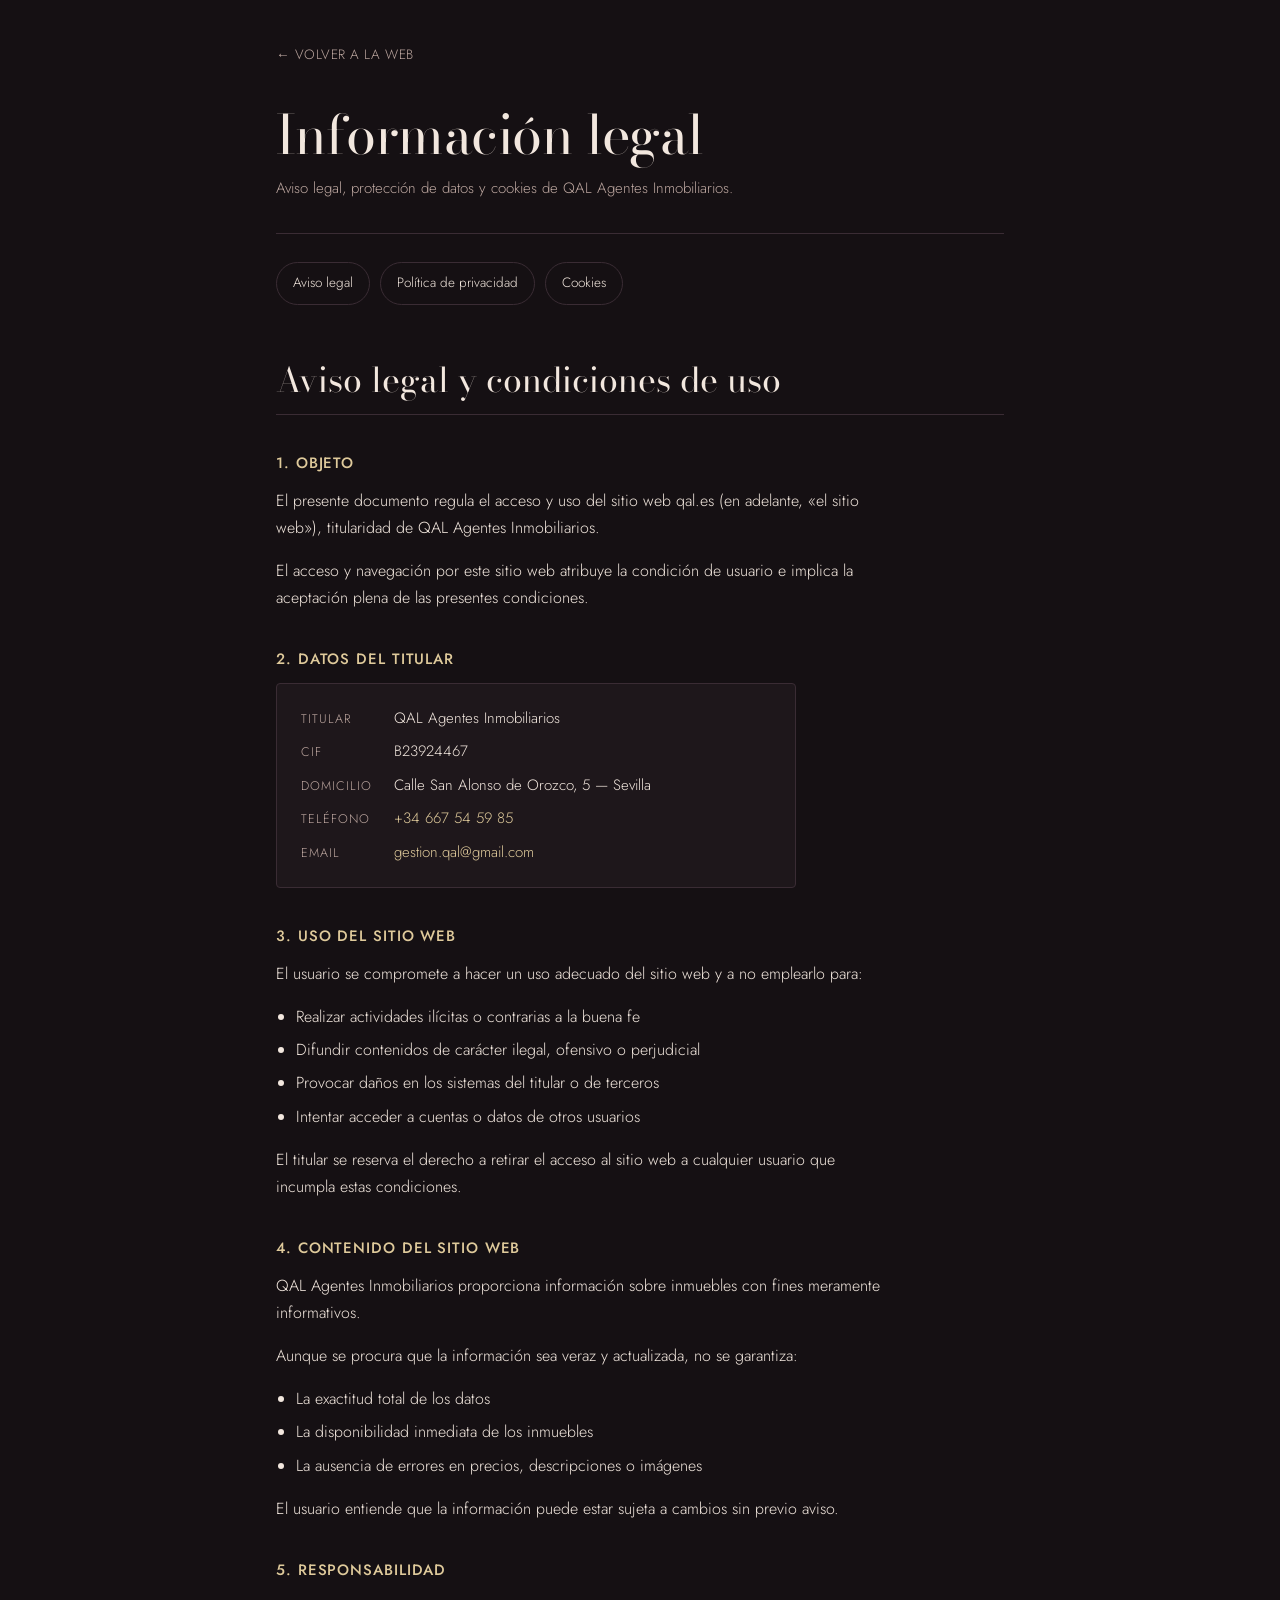
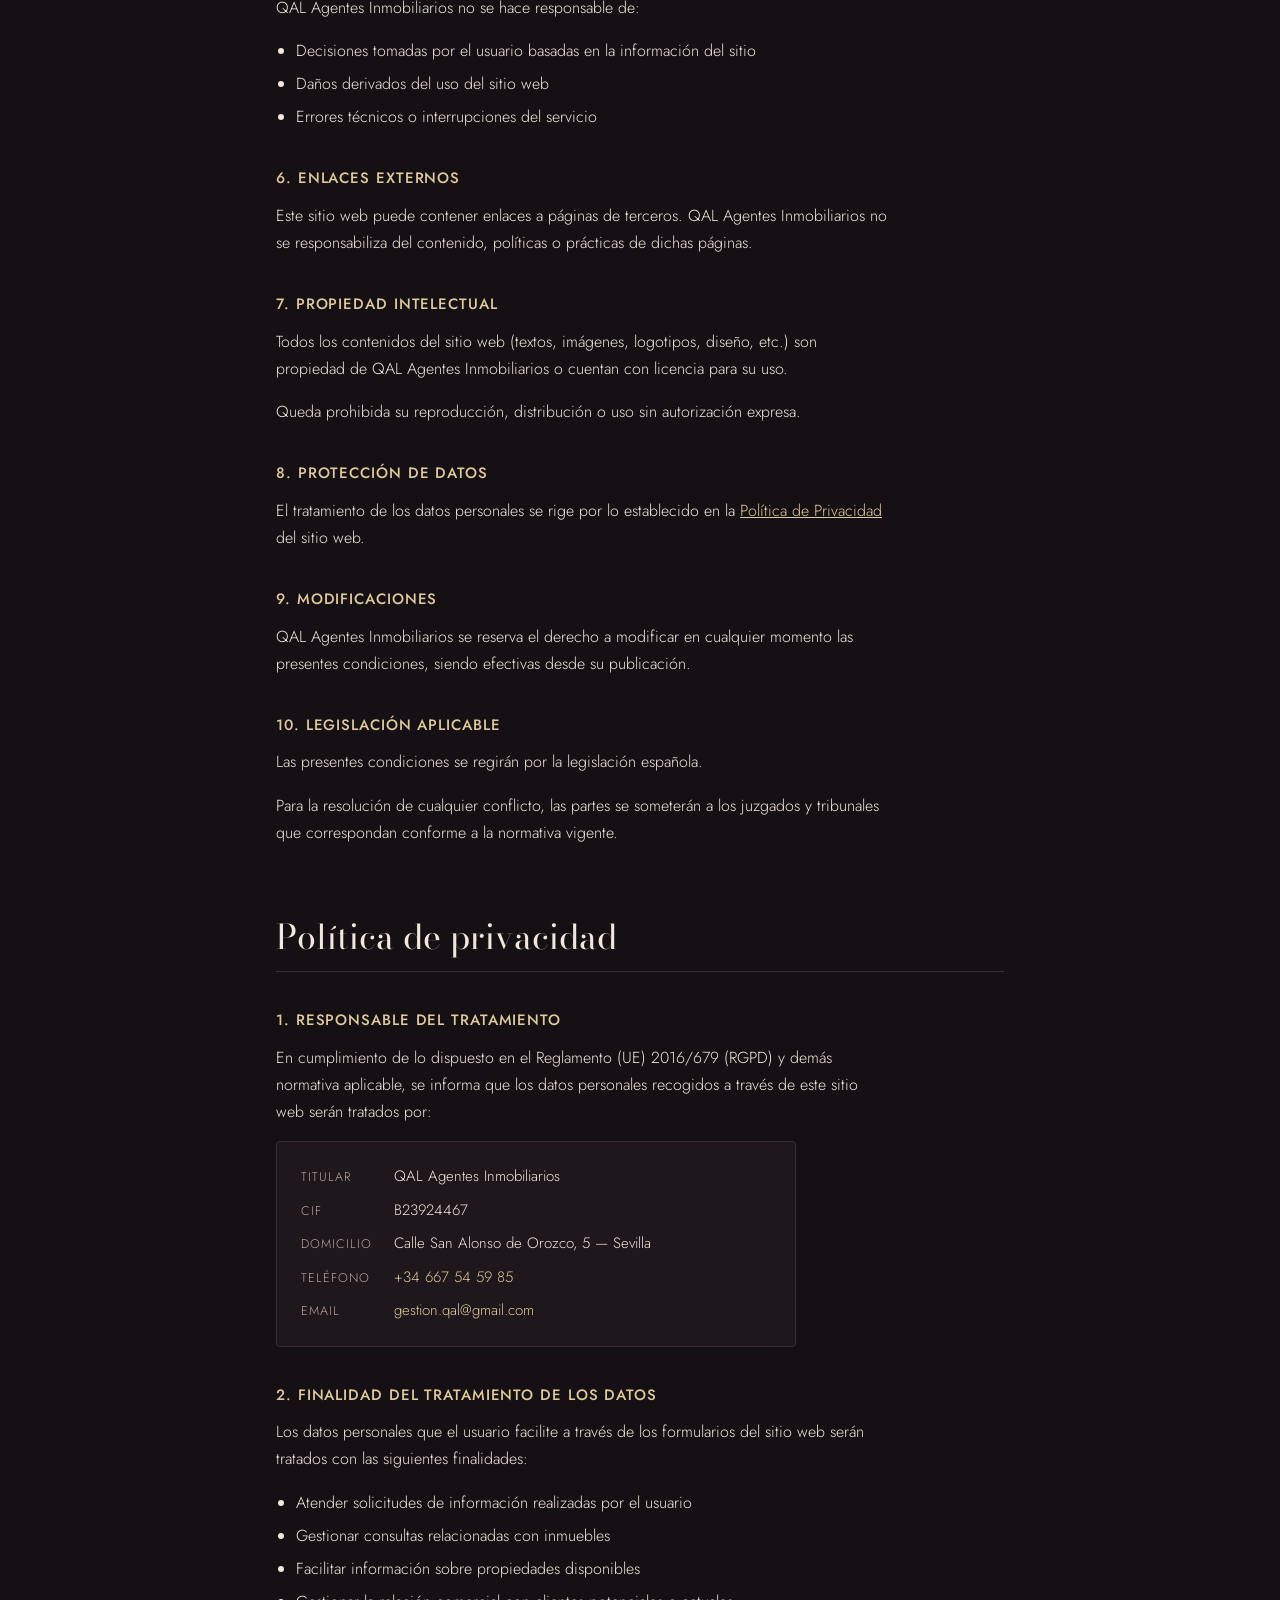
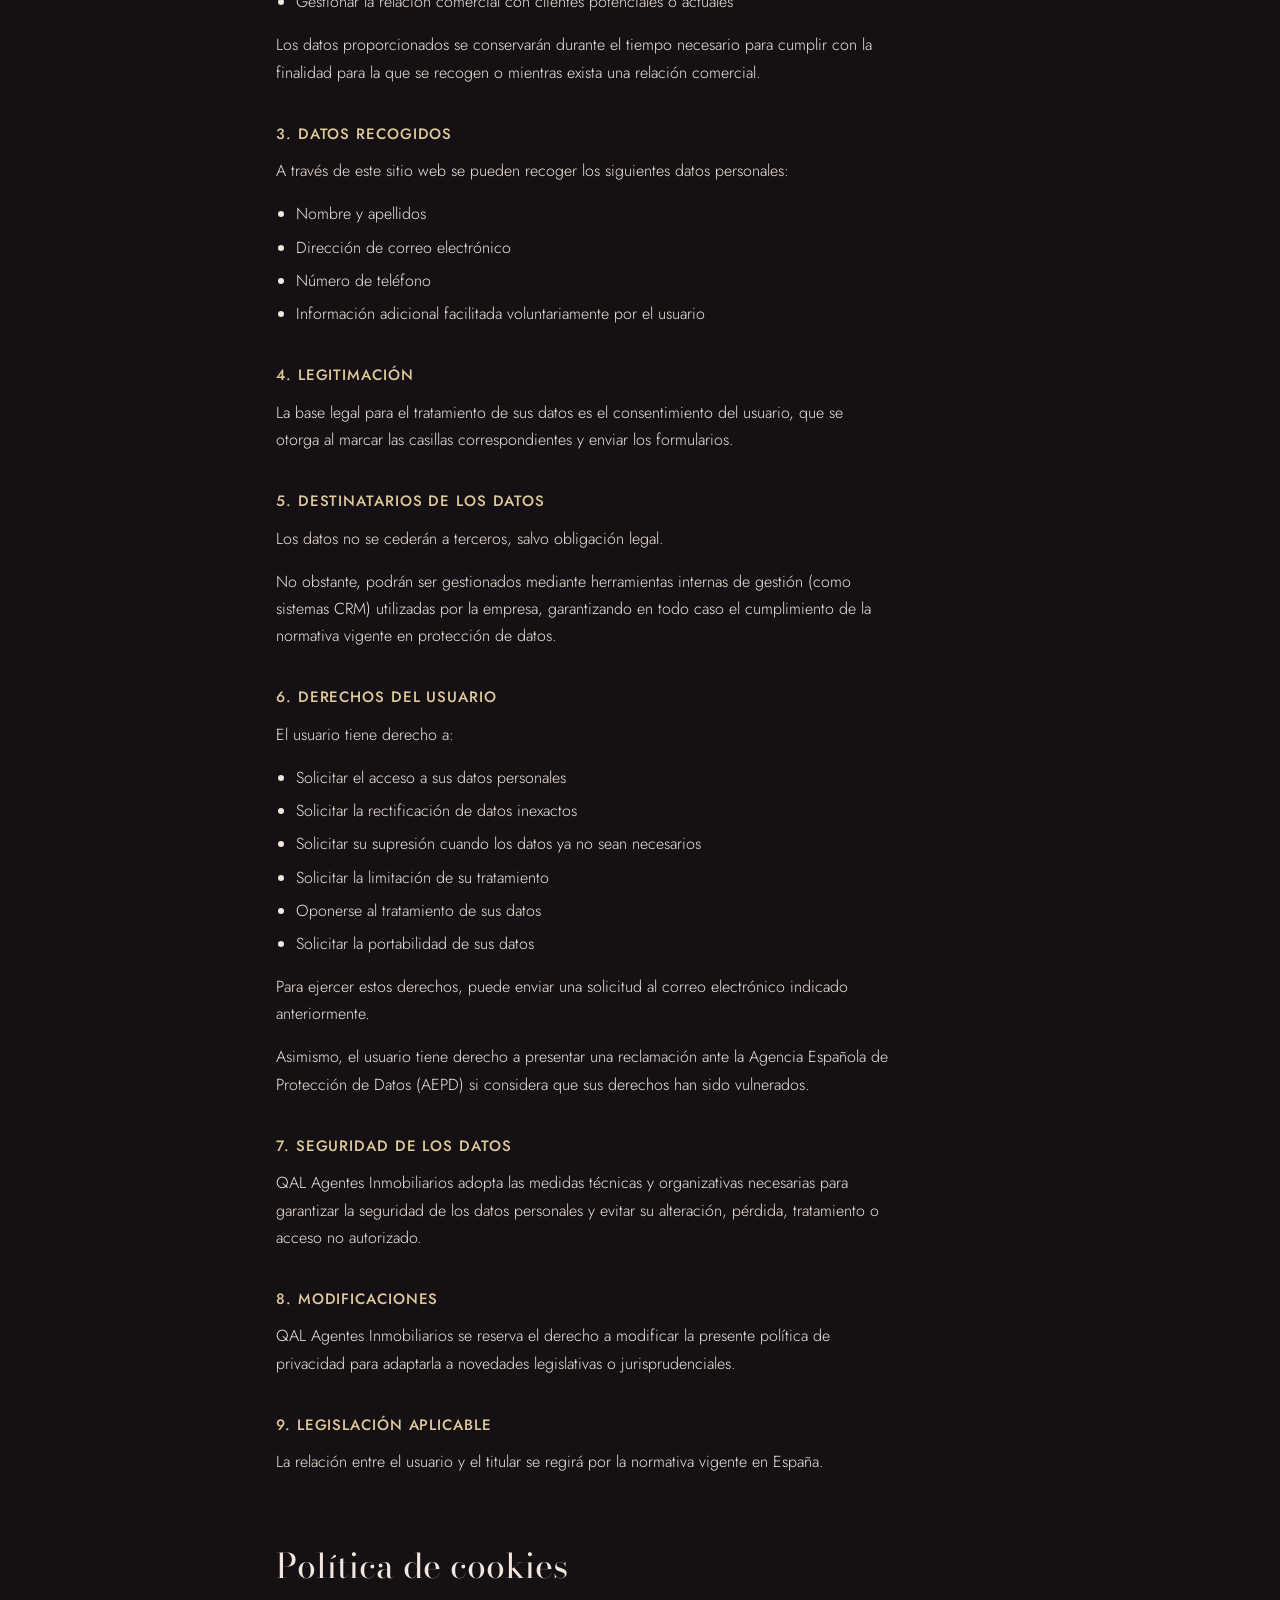
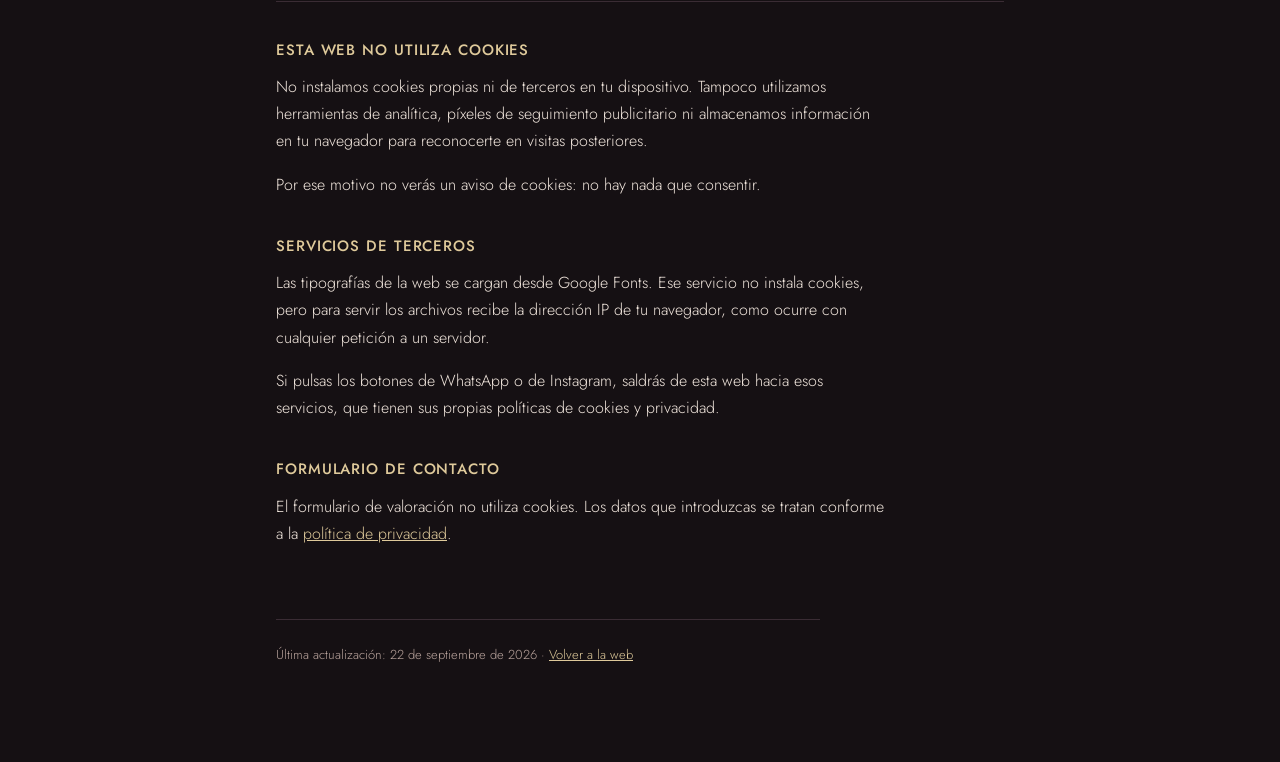
<file: legal.html>
<!DOCTYPE html>
<html lang="es">
<head>
  <meta charset="UTF-8">
  <meta name="viewport" content="width=device-width, initial-scale=1.0">
  <title>Información legal | QAL Agentes Inmobiliarios</title>
  <meta name="description" content="Aviso legal, política de privacidad y política de cookies de QAL Agentes Inmobiliarios, Sevilla.">
  <link rel="canonical" href="https://qal.es/legal.html">
  <meta name="theme-color" content="#151013">
  <link rel="icon" href="favicon.svg" type="image/svg+xml">
  <link rel="icon" href="favicon-32.png" sizes="32x32" type="image/png">
  <link rel="apple-touch-icon" href="apple-touch-icon.png">
  <!-- Estas páginas no aportan nada en resultados de búsqueda y compiten
       con la portada. Se sirven, se enlazan, pero no se indexan. -->
  <meta name="robots" content="noindex, follow">

  <link rel="preconnect" href="https://fonts.googleapis.com">
  <link rel="preconnect" href="https://fonts.gstatic.com" crossorigin>
  <link rel="stylesheet" href="https://fonts.googleapis.com/css2?family=Bodoni+Moda:ital,opsz,wght@0,6..96,400..700;1,6..96,400..700&family=Jost:wght@300;400;500;600;700&display=swap">

  <style>
    /* ======================================================================
       Página legal. Deliberadamente sobria y sin el lienzo del recorrido:
       aquí no se vende, se lee. Mismos colores y tipografías que la
       portada para que no parezca otra web.

       LOS TEXTOS NO SON NUEVOS. Son los que QAL ya tenía publicados en
       qal.es (/index.php/politica-de-privacidad/ y
       /index.php/terminos-y-condiciones/), copiados tal cual el
       22/09/2026. No los ha redactado nadie para esta web.
       ====================================================================== */
    :root {
      --bg:        #151013;
      --bg-2:      #1E171B;
      --line:      #3A2C34;
      --ink:       #F2E7DE;
      --ink-mute:  #BCA69F;
      --gold:      #DFCA9B;
      --serif: 'Bodoni Moda', Georgia, 'Times New Roman', serif;
      --sans:  'Jost', 'Helvetica Neue', Arial, sans-serif;
    }

    * { box-sizing: border-box; }

    body {
      margin: 0;
      background: var(--bg);
      color: var(--ink);
      font-family: var(--sans);
      font-weight: 300;
      font-size: 16px;
      line-height: 1.7;
      -webkit-font-smoothing: antialiased;
    }

    .contenedor {
      max-width: 760px;
      margin: 0 auto;
      padding: 16px;
      padding-block: 40px 80px;
    }

    .volver {
      display: inline-flex;
      align-items: center;
      gap: 8px;
      color: var(--ink-mute);
      text-decoration: none;
      font-size: 13.5px;
      letter-spacing: 0.04em;
      text-transform: uppercase;
      margin-bottom: 40px;
      transition: color 0.2s ease;
    }
    .volver:hover, .volver:focus-visible { color: var(--gold); }

    h1 {
      font-family: var(--serif);
      font-weight: 400;
      font-size: clamp(34px, 7vw, 54px);
      line-height: 1.05;
      letter-spacing: -0.01em;
      margin: 0 0 12px;
      text-wrap: balance;
    }

    .entradilla {
      color: var(--ink-mute);
      font-size: 15px;
      margin: 0 0 8px;
      max-width: 60ch;
    }

    .indice {
      display: flex;
      flex-wrap: wrap;
      gap: 10px;
      margin: 32px 0 56px;
      padding-top: 28px;
      border-top: 1px solid var(--line);
    }
    .indice a {
      padding: 9px 16px;
      border: 1px solid var(--line);
      border-radius: 999px;
      color: var(--ink);
      text-decoration: none;
      font-size: 13.5px;
      transition: border-color 0.2s ease, color 0.2s ease;
    }
    .indice a:hover, .indice a:focus-visible {
      border-color: var(--gold);
      color: var(--gold);
    }

    section { margin-bottom: 72px; scroll-margin-top: 24px; }

    h2 {
      font-family: var(--serif);
      font-weight: 400;
      font-size: clamp(26px, 4.5vw, 34px);
      line-height: 1.15;
      margin: 0 0 6px;
      padding-bottom: 14px;
      border-bottom: 1px solid var(--line);
    }

    h3 {
      font-family: var(--sans);
      font-weight: 500;
      font-size: 15px;
      letter-spacing: 0.06em;
      text-transform: uppercase;
      color: var(--gold);
      margin: 36px 0 10px;
    }

    p { margin: 0 0 16px; max-width: 68ch; }
    ul { margin: 0 0 16px; padding-left: 20px; max-width: 68ch; }
    li { margin-bottom: 6px; }

    a { color: var(--gold); }

    /* Ficha del titular: es el dato que más se busca en estas páginas,
       así que se saca de la prosa y se presenta como ficha. */
    .ficha {
      background: var(--bg-2);
      border: 1px solid var(--line);
      border-radius: 4px;
      padding: 22px 24px;
      margin: 0 0 24px;
      display: grid;
      grid-template-columns: auto 1fr;
      gap: 8px 22px;
      font-size: 15px;
      max-width: 520px;
    }
    .ficha dt {
      color: var(--ink-mute);
      font-size: 12.5px;
      letter-spacing: 0.08em;
      text-transform: uppercase;
      padding-top: 3px;
    }
    .ficha dd { margin: 0; }
    .ficha a { text-decoration: none; }
    .ficha a:hover { text-decoration: underline; }

    @media (max-width: 480px) {
      .ficha { grid-template-columns: 1fr; gap: 2px 0; }
      .ficha dd { margin-bottom: 12px; }
      .ficha dd:last-child { margin-bottom: 0; }
    }

    .pie {
      border-top: 1px solid var(--line);
      padding-top: 24px;
      color: var(--ink-mute);
      font-size: 13px;
    }

    :focus-visible { outline: 2px solid var(--gold); outline-offset: 3px; }
  </style>
</head>
<body>
  <div class="contenedor">

    <a class="volver" href="index.html">&larr; Volver a la web</a>

    <h1>Información legal</h1>
    <p class="entradilla">
      Aviso legal, protección de datos y cookies de QAL Agentes Inmobiliarios.
    </p>

    <nav class="indice" aria-label="Secciones">
      <a href="#aviso">Aviso legal</a>
      <a href="#privacidad">Política de privacidad</a>
      <a href="#cookies">Cookies</a>
    </nav>

    <!-- ================================================================
         AVISO LEGAL — texto publicado por QAL en
         qal.es/index.php/terminos-y-condiciones/
         ================================================================ -->
    <section id="aviso">
      <h2>Aviso legal y condiciones de uso</h2>

      <h3>1. Objeto</h3>
      <p>
        El presente documento regula el acceso y uso del sitio web qal.es
        (en adelante, «el sitio web»), titularidad de QAL Agentes Inmobiliarios.
      </p>
      <p>
        El acceso y navegación por este sitio web atribuye la condición de usuario
        e implica la aceptación plena de las presentes condiciones.
      </p>

      <h3>2. Datos del titular</h3>
      <dl class="ficha">
        <dt>Titular</dt>
        <dd>QAL Agentes Inmobiliarios</dd>
        <dt>CIF</dt>
        <dd>B23924467</dd>
        <dt>Domicilio</dt>
        <dd>Calle San Alonso de Orozco, 5 &mdash; Sevilla</dd>
        <dt>Teléfono</dt>
        <dd><a href="tel:+34667545985">+34 667 54 59 85</a></dd>
        <dt>Email</dt>
        <dd><a href="mailto:gestion.qal@gmail.com">gestion.qal@gmail.com</a></dd>
      </dl>

      <h3>3. Uso del sitio web</h3>
      <p>
        El usuario se compromete a hacer un uso adecuado del sitio web y a no
        emplearlo para:
      </p>
      <ul>
        <li>Realizar actividades ilícitas o contrarias a la buena fe</li>
        <li>Difundir contenidos de carácter ilegal, ofensivo o perjudicial</li>
        <li>Provocar daños en los sistemas del titular o de terceros</li>
        <li>Intentar acceder a cuentas o datos de otros usuarios</li>
      </ul>
      <p>
        El titular se reserva el derecho a retirar el acceso al sitio web a
        cualquier usuario que incumpla estas condiciones.
      </p>

      <h3>4. Contenido del sitio web</h3>
      <p>
        QAL Agentes Inmobiliarios proporciona información sobre inmuebles con
        fines meramente informativos.
      </p>
      <p>Aunque se procura que la información sea veraz y actualizada, no se garantiza:</p>
      <ul>
        <li>La exactitud total de los datos</li>
        <li>La disponibilidad inmediata de los inmuebles</li>
        <li>La ausencia de errores en precios, descripciones o imágenes</li>
      </ul>
      <p>
        El usuario entiende que la información puede estar sujeta a cambios sin
        previo aviso.
      </p>

      <h3>5. Responsabilidad</h3>
      <p>QAL Agentes Inmobiliarios no se hace responsable de:</p>
      <ul>
        <li>Decisiones tomadas por el usuario basadas en la información del sitio</li>
        <li>Daños derivados del uso del sitio web</li>
        <li>Errores técnicos o interrupciones del servicio</li>
      </ul>

      <h3>6. Enlaces externos</h3>
      <p>
        Este sitio web puede contener enlaces a páginas de terceros. QAL Agentes
        Inmobiliarios no se responsabiliza del contenido, políticas o prácticas de
        dichas páginas.
      </p>

      <h3>7. Propiedad intelectual</h3>
      <p>
        Todos los contenidos del sitio web (textos, imágenes, logotipos, diseño,
        etc.) son propiedad de QAL Agentes Inmobiliarios o cuentan con licencia
        para su uso.
      </p>
      <p>Queda prohibida su reproducción, distribución o uso sin autorización expresa.</p>

      <h3>8. Protección de datos</h3>
      <p>
        El tratamiento de los datos personales se rige por lo establecido en la
        <a href="#privacidad">Política de Privacidad</a> del sitio web.
      </p>

      <h3>9. Modificaciones</h3>
      <p>
        QAL Agentes Inmobiliarios se reserva el derecho a modificar en cualquier
        momento las presentes condiciones, siendo efectivas desde su publicación.
      </p>

      <h3>10. Legislación aplicable</h3>
      <p>Las presentes condiciones se regirán por la legislación española.</p>
      <p>
        Para la resolución de cualquier conflicto, las partes se someterán a los
        juzgados y tribunales que correspondan conforme a la normativa vigente.
      </p>
    </section>

    <!-- ================================================================
         PRIVACIDAD — texto publicado por QAL en
         qal.es/index.php/politica-de-privacidad/
         ================================================================ -->
    <section id="privacidad">
      <h2>Política de privacidad</h2>

      <h3>1. Responsable del tratamiento</h3>
      <p>
        En cumplimiento de lo dispuesto en el Reglamento (UE) 2016/679 (RGPD) y
        demás normativa aplicable, se informa que los datos personales recogidos a
        través de este sitio web serán tratados por:
      </p>
      <dl class="ficha">
        <dt>Titular</dt>
        <dd>QAL Agentes Inmobiliarios</dd>
        <dt>CIF</dt>
        <dd>B23924467</dd>
        <dt>Domicilio</dt>
        <dd>Calle San Alonso de Orozco, 5 &mdash; Sevilla</dd>
        <dt>Teléfono</dt>
        <dd><a href="tel:+34667545985">+34 667 54 59 85</a></dd>
        <dt>Email</dt>
        <dd><a href="mailto:gestion.qal@gmail.com">gestion.qal@gmail.com</a></dd>
      </dl>

      <h3>2. Finalidad del tratamiento de los datos</h3>
      <p>
        Los datos personales que el usuario facilite a través de los formularios
        del sitio web serán tratados con las siguientes finalidades:
      </p>
      <ul>
        <li>Atender solicitudes de información realizadas por el usuario</li>
        <li>Gestionar consultas relacionadas con inmuebles</li>
        <li>Facilitar información sobre propiedades disponibles</li>
        <li>Gestionar la relación comercial con clientes potenciales o actuales</li>
      </ul>
      <p>
        Los datos proporcionados se conservarán durante el tiempo necesario para
        cumplir con la finalidad para la que se recogen o mientras exista una
        relación comercial.
      </p>

      <h3>3. Datos recogidos</h3>
      <p>A través de este sitio web se pueden recoger los siguientes datos personales:</p>
      <ul>
        <li>Nombre y apellidos</li>
        <li>Dirección de correo electrónico</li>
        <li>Número de teléfono</li>
        <li>Información adicional facilitada voluntariamente por el usuario</li>
      </ul>

      <h3>4. Legitimación</h3>
      <p>
        La base legal para el tratamiento de sus datos es el consentimiento del
        usuario, que se otorga al marcar las casillas correspondientes y enviar los
        formularios.
      </p>

      <h3>5. Destinatarios de los datos</h3>
      <p>Los datos no se cederán a terceros, salvo obligación legal.</p>
      <p>
        No obstante, podrán ser gestionados mediante herramientas internas de
        gestión (como sistemas CRM) utilizadas por la empresa, garantizando en todo
        caso el cumplimiento de la normativa vigente en protección de datos.
      </p>

      <h3>6. Derechos del usuario</h3>
      <p>El usuario tiene derecho a:</p>
      <ul>
        <li>Solicitar el acceso a sus datos personales</li>
        <li>Solicitar la rectificación de datos inexactos</li>
        <li>Solicitar su supresión cuando los datos ya no sean necesarios</li>
        <li>Solicitar la limitación de su tratamiento</li>
        <li>Oponerse al tratamiento de sus datos</li>
        <li>Solicitar la portabilidad de sus datos</li>
      </ul>
      <p>
        Para ejercer estos derechos, puede enviar una solicitud al correo
        electrónico indicado anteriormente.
      </p>
      <p>
        Asimismo, el usuario tiene derecho a presentar una reclamación ante la
        Agencia Española de Protección de Datos (AEPD) si considera que sus derechos
        han sido vulnerados.
      </p>

      <h3>7. Seguridad de los datos</h3>
      <p>
        QAL Agentes Inmobiliarios adopta las medidas técnicas y organizativas
        necesarias para garantizar la seguridad de los datos personales y evitar su
        alteración, pérdida, tratamiento o acceso no autorizado.
      </p>

      <h3>8. Modificaciones</h3>
      <p>
        QAL Agentes Inmobiliarios se reserva el derecho a modificar la presente
        política de privacidad para adaptarla a novedades legislativas o
        jurisprudenciales.
      </p>

      <h3>9. Legislación aplicable</h3>
      <p>
        La relación entre el usuario y el titular se regirá por la normativa vigente
        en España.
      </p>
    </section>

    <!-- ================================================================
         COOKIES — este texto SÍ es nuevo, porque el de la web antigua
         describía las cookies que ponían los plugins de WordPress y aquí
         no hay ninguno. Dice lo que esta web hace de verdad: comprobado
         el 22/09/2026 sobre index.html, style.css y script.js; no hay
         analítica, ni píxeles, ni localStorage, ni cookies propias.
         Si algún día se añade Google Analytics o similar, esta sección
         deja de ser cierta y hace falta un banner de consentimiento.
         ================================================================ -->
    <section id="cookies">
      <h2>Política de cookies</h2>

      <h3>Esta web no utiliza cookies</h3>
      <p>
        No instalamos cookies propias ni de terceros en tu dispositivo. Tampoco
        utilizamos herramientas de analítica, píxeles de seguimiento publicitario ni
        almacenamos información en tu navegador para reconocerte en visitas
        posteriores.
      </p>
      <p>
        Por ese motivo no verás un aviso de cookies: no hay nada que consentir.
      </p>

      <h3>Servicios de terceros</h3>
      <p>
        Las tipografías de la web se cargan desde Google Fonts. Ese servicio no
        instala cookies, pero para servir los archivos recibe la dirección IP de tu
        navegador, como ocurre con cualquier petición a un servidor.
      </p>
      <p>
        Si pulsas los botones de WhatsApp o de Instagram, saldrás de esta web hacia
        esos servicios, que tienen sus propias políticas de cookies y privacidad.
      </p>

      <h3>Formulario de contacto</h3>
      <p>
        El formulario de valoración no utiliza cookies. Los datos que introduzcas se
        tratan conforme a la <a href="#privacidad">política de privacidad</a>.
      </p>
    </section>

    <p class="pie">
      Última actualización: 22 de septiembre de 2026 &middot;
      <a href="index.html">Volver a la web</a>
    </p>

  </div>
</body>
</html>
</file>
<file: style.css>
/* ==========================================================================
   RESET & CONFIGURACIÓN BASE
   ========================================================================== */
*, *::before, *::after {
  box-sizing: border-box;
  margin: 0;
  padding: 0;
}

:root {
  --font-serif: "Bodoni Moda", "Instrument Serif", Didot, Georgia, serif;
  --font-sans: 'Jost', 'Inter', -apple-system, BlinkMacSystemFont, "Segoe UI", Roboto, sans-serif;
  
  /* Sistema de diseño Solera Ultra-Premium (Quiet Luxury & Oro Champán Radiante) */
  --bg: #151013;
  --bg-2: #1D1418;
  --bg-3: #120B0F;
  --tint: #26161D;
  --tint-warm: #221419;

  --color-white: #FFFFFF;
  --color-white-75: rgba(255, 255, 255, 0.82);
  --color-white-90: rgba(255, 255, 255, 0.94);
  --color-white-15: rgba(255, 255, 255, 0.15);
  --color-white-20: rgba(224, 202, 158, 0.25);
  --color-white-30: rgba(255, 255, 255, 0.30);
  
  --color-dark: #151013;
  --color-dark-glass: rgba(24, 16, 20, 0.85);
  --color-burgundy: #4A2833;
  --color-burgundy-light: #D4B2A8;
  --color-gold: #DFCA9B;
  --color-gold-light: #F8ECD1;
  --color-gold-dark: #C4A870;
  --color-whatsapp: #1FA855;
  --color-whatsapp-hover: #178A44;
  
  --glow-white: 0 2px 18px rgba(0, 0, 0, 0.8), 0 0 35px rgba(223, 202, 155, 0.2);
  --glow-gold: 0 0 35px rgba(223, 202, 155, 0.3);
  --glass-card-bg: linear-gradient(165deg, rgba(35, 20, 27, 0.65) 0%, rgba(19, 12, 16, 0.8) 100%);
  --glass-card-border: rgba(223, 202, 155, 0.22);
  
  --spacing-mobile: 24px;
  --spacing-tablet: 36px;
  --spacing-desktop: 48px;
  
  --ease-smooth: cubic-bezier(0.16, 1, 0.3, 1);
}

html {
  scroll-behavior: smooth;
  overflow-x: hidden;
  width: 100%;
}

body {
  width: 100%;
  max-width: 100%;
  min-height: 100%;
  background-color: var(--bg);
  color: var(--color-white);
  font-family: var(--font-sans);
  -webkit-font-smoothing: antialiased;
  -moz-osx-font-smoothing: grayscale;
  overflow-x: hidden;
}

a {
  color: inherit;
  text-decoration: none;
}

button {
  background: none;
  border: none;
  color: inherit;
  font-family: inherit;
  cursor: pointer;
  outline: none;
}

/* Accesibilidad y foco visible */
a:focus-visible,
button:focus-visible {
  outline: 2px solid var(--color-white);
  outline-offset: 3px;
  border-radius: 9999px;
}

/* ==========================================================================
   CANVAS DE SECUENCIA DE IMÁGENES FIJO DE FONDO
   ========================================================================== */
.canvas-container {
  position: fixed;
  inset: 0;
  width: 100%;
  height: 100%;
  z-index: 1;
  pointer-events: none;
  overflow: hidden;
}

#scroll-canvas {
  width: 100%;
  height: 100%;
  display: block;
}

.canvas-overlay {
  position: absolute;
  inset: 0;
  background: radial-gradient(
    ellipse at center,
    rgba(18, 12, 15, 0.48) 0%,
    rgba(26, 14, 20, 0.72) 100%
  );
  backdrop-filter: saturate(1.02) contrast(1.02) brightness(0.88);
  -webkit-backdrop-filter: saturate(1.02) contrast(1.02) brightness(0.88);
}

/* ==========================================================================
   HEADER FIJO CON DROPDOWNS INTERACTIVOS
   ========================================================================== */
.site-header {
  position: fixed;
  top: 24px;
  left: 0;
  width: 100%;
  z-index: 100;
  padding: 0 var(--spacing-desktop);
  pointer-events: none;
}

.nav-container {
  max-width: 1360px;
  margin: 0 auto;
  display: flex;
  align-items: center;
  justify-content: space-between;
  padding: 10px 24px;
  background: rgba(20, 14, 18, 0.78);
  border: 1px solid rgba(223, 202, 155, 0.22);
  border-radius: 9999px;
  backdrop-filter: blur(24px);
  -webkit-backdrop-filter: blur(24px);
  box-shadow: 0 12px 40px rgba(0, 0, 0, 0.4), inset 0 1px 1px rgba(255, 255, 255, 0.12);
  pointer-events: auto;
  transition: all 0.3s ease;
}

.brand-logo-link {
  display: flex;
  align-items: center;
  line-height: 0;
  transition: transform 0.25s ease, opacity 0.25s ease;
}

.brand-logo-link:hover {
  transform: scale(1.04);
}

.qal-logo-svg {
  width: 44px;
  height: 44px;
  display: block;
  filter: drop-shadow(0 2px 8px rgba(0, 0, 0, 0.3));
}

.desktop-nav {
  display: flex;
  align-items: center;
}

.nav-links {
  display: flex;
  align-items: center;
  list-style: none;
  gap: 32px;
}

.nav-item {
  position: relative;
}

.nav-link {
  font-size: 14.5px;
  font-weight: 500;
  color: var(--color-white-90);
  letter-spacing: 0.2px;
  transition: color 0.2s ease;
  position: relative;
  padding: 6px 0;
  display: inline-flex;
  align-items: center;
  gap: 6px;
  cursor: pointer;
}

.nav-link:hover {
  color: var(--color-white);
}

.dropdown-chevron {
  transition: transform 0.2s ease;
  opacity: 0.8;
}

.has-dropdown:hover .dropdown-chevron,
.has-dropdown.is-open .dropdown-chevron {
  transform: rotate(180deg);
  opacity: 1;
}

/* Menú Desplegable Flotante en Navbar */
.nav-dropdown-menu {
  position: absolute;
  top: calc(100% + 14px);
  left: 50%;
  transform: translateX(-50%) translateY(8px);
  min-width: 250px;
  background: rgba(14, 16, 20, 0.88);
  border: 1px solid var(--color-white-20);
  border-radius: 18px;
  padding: 8px;
  backdrop-filter: blur(24px);
  -webkit-backdrop-filter: blur(24px);
  box-shadow: 0 16px 45px rgba(0, 0, 0, 0.5);
  opacity: 0;
  visibility: hidden;
  transition: opacity 0.25s ease, transform 0.25s var(--ease-smooth), visibility 0.25s ease;
  z-index: 110;
  display: flex;
  flex-direction: column;
  gap: 4px;
}

.has-dropdown:hover .nav-dropdown-menu,
.has-dropdown.is-open .nav-dropdown-menu {
  opacity: 1;
  visibility: visible;
  transform: translateX(-50%) translateY(0);
}

.dropdown-item-btn {
  display: flex;
  flex-direction: column;
  align-items: flex-start;
  width: 100%;
  padding: 10px 14px;
  border-radius: 12px;
  text-align: left;
  transition: background 0.2s ease;
}

.dropdown-item-btn:hover {
  background: rgba(255, 255, 255, 0.12);
}

.dropdown-item-title {
  font-size: 14px;
  font-weight: 500;
  color: var(--color-white);
}

.dropdown-item-sub {
  font-size: 11.5px;
  color: rgba(255, 255, 255, 0.6);
  margin-top: 2px;
}

.header-action {
  display: flex;
  align-items: center;
  gap: 16px;
}

.mobile-menu-trigger {
  display: none;
  flex-direction: column;
  justify-content: center;
  align-items: center;
  gap: 6px;
  width: 40px;
  height: 40px;
  border-radius: 50%;
  background: rgba(255, 255, 255, 0.12);
  border: 1px solid var(--color-white-20);
  transition: background 0.2s ease;
}

.mobile-menu-trigger:hover {
  background: rgba(255, 255, 255, 0.22);
}

.hamburger-bar {
  width: 18px;
  height: 1.5px;
  background-color: var(--color-white);
  transition: transform 0.25s ease;
}

/* ==========================================================================
   SCROLL WRAPPER & SECCIONES
   ========================================================================== */
.scroll-wrapper {
  position: relative;
  z-index: 10;
  width: 100%;
}

.story-section {
  position: relative;
  min-height: 100vh;
  display: flex;
  flex-direction: column;
  justify-content: center;
  align-items: center;
  padding: 120px var(--spacing-desktop) 60px;
  box-sizing: border-box;
}

.section-content {
  width: 100%;
  max-width: 1140px;
  margin: 0 auto;
  display: flex;
  flex-direction: column;
  align-items: center;
  text-align: center;
  transition: opacity 0.6s ease, transform 0.6s var(--ease-smooth);
}

/* Badges de Sección */
.section-badge {
  display: inline-flex;
  align-items: center;
  justify-content: center;
  padding: 8px 22px;
  margin-bottom: 22px;
  background: rgba(38, 20, 27, 0.65);
  border: 1px solid rgba(223, 202, 155, 0.35);
  border-radius: 9999px;
  backdrop-filter: blur(20px);
  -webkit-backdrop-filter: blur(20px);
  font-size: 11.5px;
  font-weight: 600;
  letter-spacing: 0.22em;
  text-transform: uppercase;
  color: var(--color-gold);
  box-shadow: 0 8px 24px rgba(0, 0, 0, 0.3), inset 0 1px 1px rgba(255, 255, 255, 0.1);
  transition: all 0.3s ease;
}

.section-badge:hover {
  border-color: var(--color-gold);
  box-shadow: 0 8px 28px rgba(0, 0, 0, 0.4), 0 0 20px rgba(223, 202, 155, 0.2);
}

.badge-dot {
  display: none;
}

/* Títulos de Sección H2 */
.section-title {
  font-family: var(--font-serif);
  font-weight: 400;
  font-size: 68px;
  line-height: 1.05;
  letter-spacing: -0.015em;
  color: var(--color-white);
  text-shadow: 0 2px 18px rgba(0, 0, 0, 0.8), 0 0 30px rgba(224, 202, 158, 0.15);
  margin-bottom: 20px;
}

.section-title em,
.trust-title em {
  font-style: italic;
  color: var(--color-gold);
}

.hero-title em {
  font-style: italic;
  color: var(--color-white);
  text-shadow: 0 3px 22px rgba(0, 0, 0, 0.75), 0 1px 4px rgba(0, 0, 0, 0.8), 0 0 40px rgba(224, 202, 158, 0.2);
}

.section-lead {
  font-size: 18px;
  line-height: 1.6;
  color: var(--color-white-90);
  max-width: 680px;
  margin-bottom: 40px;
  text-shadow: 0 2px 12px rgba(0, 0, 0, 0.75);
}

/* ==========================================================================
   SECCIÓN 1: HERO
   ========================================================================== */
.section-hero {
  min-height: 100vh;
  justify-content: space-between;
  padding-top: 130px;
}

/* El hero es `display:flex; flex-direction:column; justify-content:
   space-between`, pero SOLO tiene un hijo: este .section-content. Con un
   unico hijo, space-between no reparte nada. Antes esto llevaba
   `margin: auto 0`, que lo centraba como bloque, y el «Desplazate»
   quedaba pegado a los botones con 224 px muertos debajo: el 27 % de la
   pantalla del movil vacia.
   Ahora el contenido ocupa todo el alto (flex:1) y quien se centra es
   .hero-inner con sus margenes automaticos, asi que el indicador de
   scroll cae donde tiene que caer, al borde inferior del pliegue.
   margin-block y no margin: el `margin-inline:auto` de .section-content
   es lo que lo centra horizontalmente dentro de sus 1140 px. */
.section-hero .section-content {
  margin-block: 0;
  flex: 1 1 auto;
  min-height: 0;
  align-items: flex-start;
  text-align: left;
}

.hero-inner {
  display: flex;
  flex-direction: column;
  align-items: flex-start;
  text-align: left;
  width: 100%;
  max-width: 600px;
  /* Los margenes automaticos son los que centran el titular en el hueco
     que deja el indicador de scroll. Ver la nota de .section-hero
     .section-content. */
  margin-block: auto;
  transform: translateY(-10px);
  position: relative;
  z-index: 2;
}

.hero-title {
  font-family: var(--font-serif);
  font-weight: 400;
  font-size: 96px;
  line-height: 1.01;
  letter-spacing: -0.02em;
  color: var(--color-white);
  text-shadow: 0 3px 22px rgba(0, 0, 0, 0.75), 0 1px 4px rgba(0, 0, 0, 0.8), 0 0 40px rgba(224, 202, 158, 0.2);
  margin-bottom: 22px;
  max-width: 600px;
  display: flex;
  flex-direction: column;
  align-items: flex-start;
  text-align: left;
  gap: 3px;
}

.title-line-1,
.title-line-2 {
  display: block;
}

.hero-description {
  font-family: var(--font-sans);
  font-size: 18px;
  line-height: 1.6;
  font-weight: 400;
  color: var(--color-white-90);
  max-width: 520px;
  margin-bottom: 30px;
  text-shadow: 0 2px 14px rgba(0, 0, 0, 0.75), 0 1px 3px rgba(0, 0, 0, 0.8);
  text-align: left;
}

.hero-description strong {
  color: var(--color-white);
  font-weight: 600;
}

.hero-cta-group {
  display: flex;
  align-items: center;
  justify-content: center;
  gap: 16px;
  width: 100%;
  max-width: 520px;
  margin-bottom: 0;
}

.hero-footer-indicator {
  padding-bottom: 10px;
  width: 100%;
  max-width: 520px;
  display: flex;
  justify-content: center;
  align-items: center;
}

/* El blanco al 97 % y, sobre todo, LA SOMBRA.
   Este era el unico texto del hero que no llevaba ninguna, y por eso
   era el unico que no se leia. Medido sobre 25 fotogramas repartidos
   por todo el recorrido: el punto mas claro bajo esta franja es 0,245
   de luminancia. Sin sombra da 2,9 de contraste (la norma pide 4,5);
   con ella hay margen de sobra en los 120 fotogramas.
   La sombra es la misma que ya usaba .hero-description: no se ha
   inventado un valor nuevo, se ha aplicado el que el hero ya tenia. */
.scroll-indicator {
  display: inline-flex;
  flex-direction: column;
  align-items: center;
  gap: 8px;
  color: rgba(255, 255, 255, 0.97);
  font-size: 12.5px;
  font-weight: 500;
  letter-spacing: 0.8px;
  text-transform: uppercase;
  text-shadow: 0 2px 14px rgba(0, 0, 0, 0.8), 0 1px 3px rgba(0, 0, 0, 0.85);
  transition: color 0.2s ease;
}

.scroll-indicator:hover {
  color: var(--color-white);
}

/* La flecha es un SVG: text-shadow no le afecta, necesita drop-shadow.
   Sin esto el texto se leeria y la flecha no. */
.scroll-icon {
  animation: floatScroll 2s ease-in-out infinite;
  filter: drop-shadow(0 1px 4px rgba(0, 0, 0, 0.85));
}

@keyframes floatScroll {
  0%, 100% {
    transform: translateY(0);
  }
  50% {
    transform: translateY(5px);
  }
}

/* ==========================================================================
   SECCIÓN INTERMEDIA: CONFIANZA Y TRAYECTORIA
   ========================================================================== */
.section-trust {
  min-height: 100vh;
}

.trust-grid {
  display: grid;
  grid-template-columns: 1fr 1.15fr;
  gap: 52px;
  align-items: center;
  width: 100%;
  max-width: 1100px;
}

.trust-image-wrapper {
  position: relative;
  width: 100%;
}

.trust-image-card {
  position: relative;
  border-radius: 28px;
  overflow: hidden;
  border: 1px solid var(--glass-card-border);
  box-shadow: 0 24px 60px rgba(0, 0, 0, 0.55);
  background: var(--glass-card-bg);
  backdrop-filter: blur(16px);
  -webkit-backdrop-filter: blur(16px);
  max-height: 520px;
}

.trust-image {
  width: 100%;
  height: 100%;
  max-height: 520px;
  object-fit: cover;
  object-position: center 62%;
  display: block;
  transition: transform 0.6s var(--ease-smooth);
}

.trust-image-card:hover .trust-image {
  transform: scale(1.03);
}

.trust-image-overlay {
  position: absolute;
  inset: 0;
  background: linear-gradient(to top, rgba(10, 12, 16, 0.75) 0%, rgba(10, 12, 16, 0.1) 50%, transparent 100%);
  pointer-events: none;
}

.trust-text-content {
  text-align: left;
  display: flex;
  flex-direction: column;
  align-items: flex-start;
  justify-content: center;
}

.trust-badge-dark {
  padding: 8px 22px;
  background: rgba(45, 22, 30, 0.50);
  border: 1px solid rgba(224, 202, 158, 0.35);
  color: var(--color-gold);
  font-size: 11.5px;
  font-weight: 600;
  letter-spacing: 0.22em;
  box-shadow: 0 6px 20px rgba(0, 0, 0, 0.25);
  backdrop-filter: blur(16px);
  -webkit-backdrop-filter: blur(16px);
}

.badge-dot-burgundy {
  display: none;
}

.trust-title {
  font-family: var(--font-serif);
  font-weight: 400;
  font-size: 52px;
  line-height: 1.1;
  letter-spacing: -0.015em;
  color: var(--color-white);
  text-shadow: 0 2px 20px rgba(0, 0, 0, 0.8), 0 1px 3px rgba(0, 0, 0, 0.85);
  margin-bottom: 22px;
}

.trust-title em {
  font-style: italic;
  color: var(--color-gold);
}

.trust-paragraph {
  font-family: var(--font-sans);
  font-size: 16.5px;
  line-height: 1.75;
  color: var(--color-white-90);
  font-weight: 400;
  margin-bottom: 18px;
  text-shadow: 0 2px 12px rgba(0, 0, 0, 0.75), 0 1px 2px rgba(0, 0, 0, 0.8);
}

.trust-paragraph:last-child {
  margin-bottom: 0;
}

.trust-paragraph strong {
  color: var(--color-white);
  font-weight: 600;
}

/* ==========================================================================
   SECCIÓN 2: CONTACTO DIRECTO / EQUIPO
   ========================================================================== */
.section-team {
  min-height: 100vh;
}

.team-cards-grid {
  display: grid;
  grid-template-columns: repeat(2, 1fr);
  gap: 36px;
  width: 100%;
  max-width: 900px;
  margin-bottom: 24px;
}

.team-profile-card {
  background: linear-gradient(165deg, rgba(35, 20, 27, 0.65) 0%, rgba(19, 12, 16, 0.8) 100%);
  border: 1px solid rgba(223, 202, 155, 0.25);
  border-radius: 28px;
  padding: 44px 32px;
  display: flex;
  flex-direction: column;
  align-items: center;
  backdrop-filter: blur(20px);
  -webkit-backdrop-filter: blur(20px);
  box-shadow: 0 20px 50px rgba(0, 0, 0, 0.45);
  transition: transform 0.35s var(--ease-smooth), border-color 0.35s ease, box-shadow 0.35s ease;
  position: relative;
  overflow: hidden;
}

.team-profile-card::before {
  content: '';
  position: absolute;
  top: 0;
  left: 0;
  right: 0;
  height: 1px;
  background: linear-gradient(90deg, transparent, rgba(223, 202, 155, 0.5), transparent);
}

.team-profile-card:hover {
  transform: translateY(-6px);
  border-color: rgba(223, 202, 155, 0.5);
  box-shadow: 0 28px 70px rgba(0, 0, 0, 0.6), 0 0 35px rgba(223, 202, 155, 0.2);
}

.profile-avatar-wrapper {
  position: relative;
  display: flex;
  align-items: center;
  justify-content: center;
  margin-bottom: 24px;
}

.avatar-image-box {
  width: 148px;
  height: 148px;
  border-radius: 50%;
  overflow: hidden;
  border: 2px solid var(--color-gold);
  box-shadow: 0 12px 36px rgba(0, 0, 0, 0.6), 0 0 30px rgba(223, 202, 155, 0.3);
  transition: transform 0.4s var(--ease-smooth), border-color 0.4s ease, box-shadow 0.4s ease;
  aspect-ratio: 1 / 1;
  -webkit-mask-image: -webkit-radial-gradient(white, black);
  isolation: isolate;
  position: relative;
}

.team-profile-card:hover .avatar-image-box {
  transform: scale(1.04);
  border-color: #F8ECD1;
  box-shadow: 0 16px 45px rgba(0, 0, 0, 0.7), 0 0 40px rgba(223, 202, 155, 0.45);
}

.profile-photo {
  width: 100%;
  height: 100%;
  object-fit: cover;
  object-position: center;
  display: block;
  border-radius: 50%;
  transform: scale(1.24);
  transition: transform 0.4s var(--ease-smooth);
}

.team-profile-card:hover .profile-photo {
  transform: scale(1.30);
}

.profile-info {
  display: flex;
  flex-direction: column;
  align-items: center;
  text-align: center;
  width: 100%;
  margin-bottom: 22px;
}

.profile-name {
  font-family: var(--font-serif);
  font-size: 32px;
  font-weight: 400;
  color: var(--color-white);
  margin-bottom: 6px;
  letter-spacing: -0.01em;
  line-height: 1.15;
}

.profile-role {
  display: block;
  font-family: var(--font-sans);
  font-size: 12.5px;
  font-weight: 500;
  letter-spacing: 0.16em;
  text-transform: uppercase;
  color: var(--color-gold);
}

.profile-actions-grid {
  display: grid;
  grid-template-columns: 1fr 1fr;
  gap: 10px;
  width: 100%;
  max-width: 280px;
}

.profile-call-btn,
.profile-wa-btn {
  display: inline-flex;
  align-items: center;
  justify-content: center;
  gap: 7px;
  padding: 12px 14px;
  border-radius: 9999px;
  font-size: 13px;
  font-weight: 600;
  letter-spacing: 0.3px;
  transition: all 0.25s var(--ease-smooth);
  cursor: pointer;
  width: 100%;
  box-sizing: border-box;
  text-decoration: none;
}

.profile-call-btn {
  background: rgba(255, 255, 255, 0.08);
  border: 1px solid rgba(255, 255, 255, 0.22);
  color: var(--color-white);
  backdrop-filter: blur(14px);
  -webkit-backdrop-filter: blur(14px);
}

.profile-call-btn:hover {
  background: rgba(255, 255, 255, 0.18);
  border-color: var(--color-white);
  transform: translateY(-2px);
  box-shadow: 0 8px 24px rgba(0, 0, 0, 0.35);
}

.profile-wa-btn {
  background: rgba(31, 168, 85, 0.18);
  border: 1px solid rgba(31, 168, 85, 0.45);
  color: #72f09d;
  backdrop-filter: blur(14px);
  -webkit-backdrop-filter: blur(14px);
}

.profile-wa-btn:hover {
  background: rgba(31, 168, 85, 0.32);
  border-color: var(--color-whatsapp);
  color: #ffffff;
  transform: translateY(-2px);
  box-shadow: 0 8px 24px rgba(31, 168, 85, 0.3);
}

.team-footnote {
  font-size: 13.5px;
  color: rgba(255, 255, 255, 0.6);
  letter-spacing: 0.2px;
}

/* ==========================================================================
   SECCIÓN 3: RESULTADOS Y GARANTÍA
   ========================================================================== */
.stats-row {
  display: flex;
  align-items: center;
  justify-content: center;
  gap: 48px;
  margin-bottom: 48px;
  background: linear-gradient(165deg, rgba(35, 20, 27, 0.65) 0%, rgba(18, 11, 15, 0.8) 100%);
  border: 1px solid rgba(223, 202, 155, 0.22);
  border-radius: 28px;
  padding: 32px 56px;
  backdrop-filter: blur(24px);
  -webkit-backdrop-filter: blur(24px);
  box-shadow: 0 16px 45px rgba(0, 0, 0, 0.4);
}

.stat-box {
  display: flex;
  flex-direction: column;
  align-items: center;
  text-align: center;
}

.stat-value-wrap {
  display: flex;
  align-items: baseline;
  justify-content: center;
  gap: 6px;
}

.stat-number {
  font-family: var(--font-serif);
  font-size: 68px;
  line-height: 1;
  background: linear-gradient(135deg, #FFFFFF 0%, #F8ECD1 60%, #DFCA9B 100%);
  -webkit-background-clip: text;
  -webkit-text-fill-color: transparent;
  filter: drop-shadow(0 0 25px rgba(223, 202, 155, 0.25));
}

.stat-unit {
  font-size: 24px;
  font-family: var(--font-serif);
  color: var(--color-gold);
  margin-top: -4px;
}

/* La cifra «1:1» no lleva unidad. Sin esto el <span> vacio no genera
   caja de linea, su etiqueta sube 24 px y las tres columnas dejan de
   alinearse. El espacio duro le da altura, y como hereda el font-size
   se ajusta solo en cada punto de ruptura. */
.stat-unit:empty::before {
  content: "\00a0";
}

.stat-label {
  font-size: 13.5px;
  color: var(--color-white-75);
  margin-top: 6px;
  font-weight: 400;
}

.stat-divider {
  width: 1px;
  height: 60px;
  background: rgba(223, 202, 155, 0.2);
}

.contact-card {
  width: 100%;
  max-width: 780px;
  background: linear-gradient(165deg, rgba(35, 20, 27, 0.72) 0%, rgba(18, 11, 15, 0.85) 100%);
  border: 1px solid rgba(223, 202, 155, 0.28);
  border-radius: 28px;
  padding: 44px;
  backdrop-filter: blur(24px);
  -webkit-backdrop-filter: blur(24px);
  box-shadow: 0 24px 60px rgba(0, 0, 0, 0.5), 0 0 40px rgba(223, 202, 155, 0.1);
  margin-bottom: 60px;
  position: relative;
  overflow: hidden;
}

.contact-card::before {
  content: '';
  position: absolute;
  top: 0;
  left: 0;
  right: 0;
  height: 1px;
  background: linear-gradient(90deg, transparent, rgba(223, 202, 155, 0.6), transparent);
}

.contact-card-title {
  font-family: var(--font-serif);
  font-size: 36px;
  font-weight: 400;
  line-height: 1.15;
  color: var(--color-white);
  margin-bottom: 12px;
}

.contact-card-desc {
  font-size: 16px;
  line-height: 1.55;
  color: var(--color-white-75);
  max-width: 580px;
  margin: 0 auto 28px;
}

.contact-card-actions {
  display: flex;
  align-items: center;
  justify-content: center;
  gap: 16px;
}

.site-footer {
  width: 100%;
  padding-top: 20px;
  font-size: 13px;
  text-align: center;
  color: rgba(255, 255, 255, 0.5);
  /* Misma sombra que el resto de textos sobre la foto. El pie estaba al
     50 % de blanco y sin sombra; a 13 px eso no se lee sobre el lienzo.
     No se ha subido la opacidad para no cambiar el tono del pie: la
     sombra sola ya lo resuelve. */
  text-shadow: 0 2px 12px rgba(0, 0, 0, 0.8), 0 1px 3px rgba(0, 0, 0, 0.85);
}

/* Los enlaces legales SI suben de opacidad: son obligatorios y tienen
   que poder encontrarse y pulsarse, no solo intuirse. */
.footer-legal {
  margin-top: 8px;
  display: flex;
  flex-wrap: wrap;
  align-items: center;
  justify-content: center;
  text-align: center;
  gap: 10px;
  font-size: 12.5px;
}

.footer-legal a {
  color: rgba(255, 255, 255, 0.82);
  text-decoration: underline;
  text-underline-offset: 3px;
  text-decoration-color: rgba(255, 255, 255, 0.35);
  transition: color 0.2s ease, text-decoration-color 0.2s ease;
}

.footer-legal a:hover,
.footer-legal a:focus-visible {
  color: #fff;
  text-decoration-color: rgba(255, 255, 255, 0.8);
}

.footer-legal span {
  color: rgba(255, 255, 255, 0.35);
}

/* ==========================================================================
   MODAL DE INFORMACIÓN (LAS 4 TARJETAS ADJUNTAS)
   ========================================================================== */
.info-modal-backdrop {
  position: fixed;
  inset: 0;
  z-index: 9999;
  background: rgba(0, 0, 0, 0.75);
  backdrop-filter: blur(20px);
  -webkit-backdrop-filter: blur(20px);
  opacity: 0;
  visibility: hidden;
  transition: opacity 0.3s ease, visibility 0.3s ease;
  display: flex;
  align-items: center;
  justify-content: center;
  padding: 24px;
}

.info-modal-backdrop.is-active {
  opacity: 1;
  visibility: visible;
}

.info-modal-wrapper {
  position: relative;
  width: 100%;
  max-width: 600px;
  background: linear-gradient(150deg, rgba(38, 21, 28, 0.96) 0%, rgba(20, 11, 15, 0.98) 100%);
  border: 1px solid rgba(223, 202, 155, 0.35);
  border-radius: 28px;
  padding: 34px 36px 38px;
  backdrop-filter: blur(28px);
  -webkit-backdrop-filter: blur(28px);
  box-shadow: 0 30px 80px rgba(0, 0, 0, 0.8), 0 0 45px rgba(223, 202, 155, 0.15);
  transform: translateY(25px) scale(0.96);
  transition: transform 0.35s var(--ease-smooth);
  max-height: 90vh;
  overflow-y: auto;
}

.info-modal-backdrop.is-active .info-modal-wrapper {
  transform: translateY(0) scale(1);
}

/* Barra superior del Modal */
.info-modal-top-bar {
  display: flex;
  align-items: center;
  justify-content: space-between;
  width: 100%;
  margin-bottom: 20px;
}

.modal-top-badge {
  display: inline-flex;
  align-items: center;
  font-size: 11.5px;
  font-weight: 600;
  letter-spacing: 0.22em;
  color: var(--color-gold);
  text-transform: uppercase;
}

.info-modal-close {
  position: static;
  width: 38px;
  height: 38px;
  border-radius: 50%;
  background: rgba(255, 255, 255, 0.08);
  border: 1px solid rgba(223, 202, 155, 0.25);
  display: flex;
  align-items: center;
  justify-content: center;
  color: var(--color-white);
  transition: background 0.2s ease, transform 0.2s ease, border-color 0.2s ease;
  cursor: pointer;
  flex-shrink: 0;
}

.info-modal-close:hover {
  background: rgba(223, 202, 155, 0.2);
  border-color: var(--color-gold);
  transform: rotate(90deg);
}

/* Pestañas de Navegación del Modal en cuadrícula de 4 columnas */
.info-modal-tabs {
  display: grid;
  grid-template-columns: repeat(4, 1fr);
  gap: 6px;
  padding: 5px;
  background: rgba(18, 10, 14, 0.7);
  border: 1px solid rgba(223, 202, 155, 0.2);
  border-radius: 9999px;
  margin-bottom: 28px;
  width: 100%;
}

.modal-tab-btn {
  width: 100%;
  padding: 9px 8px;
  font-size: 12.5px;
  font-weight: 500;
  color: var(--color-white-75);
  border-radius: 9999px;
  white-space: nowrap;
  text-align: center;
  transition: all 0.25s ease;
  display: flex;
  align-items: center;
  justify-content: center;
  border: 1px solid transparent;
}

.modal-tab-btn:hover {
  color: var(--color-white);
  background: rgba(223, 202, 155, 0.12);
}

.modal-tab-btn.is-active {
  background: linear-gradient(135deg, #F8ECD1 0%, #DFCA9B 50%, #C4A870 100%);
  border-color: rgba(255, 255, 255, 0.4);
  color: #151013;
  font-weight: 600;
  box-shadow: 0 4px 18px rgba(223, 202, 155, 0.35);
}

/* Paneles de Contenido de Tarjetas */
.info-card-panel {
  display: none;
  flex-direction: column;
  text-align: left;
  animation: fadeIn 0.3s ease;
}

.info-card-panel.is-active {
  display: flex;
}

@keyframes fadeIn {
  from { opacity: 0; transform: translateY(6px); }
  to { opacity: 1; transform: translateY(0); }
}

.card-overtitle {
  font-size: 11px;
  font-weight: 600;
  letter-spacing: 0.22em;
  text-transform: uppercase;
  color: var(--color-gold);
  margin-bottom: 12px;
}

.card-hero-stat {
  display: flex;
  flex-direction: column;
  margin-bottom: 18px;
}

.stat-main {
  font-family: var(--font-serif);
  font-size: 64px;
  font-weight: 400;
  line-height: 1;
  color: var(--color-white);
  letter-spacing: -0.02em;
  text-shadow: 0 0 35px rgba(201, 177, 131, 0.25);
}

.stat-main em {
  font-style: italic;
  color: var(--color-gold);
}

.stat-desc {
  font-size: 12.5px;
  font-weight: 500;
  letter-spacing: 0.08em;
  text-transform: uppercase;
  color: var(--color-gold);
  opacity: 0.9;
  margin-top: 6px;
}

.card-main-title {
  font-family: var(--font-serif);
  font-size: 38px;
  font-weight: 400;
  line-height: 1.05;
  color: var(--color-white);
  margin-bottom: 18px;
}

.card-main-title em {
  font-style: italic;
  color: var(--color-gold);
}

.card-paragraph {
  font-size: 14.5px;
  line-height: 1.6;
  color: var(--color-white-75);
  margin-bottom: 22px;
}

.card-items-list {
  display: flex;
  flex-direction: column;
  gap: 10px;
}

.card-item-pill {
  display: flex;
  flex-direction: column;
  padding: 14px 18px;
  background: rgba(242, 231, 222, 0.03);
  border: 1px solid rgba(201, 177, 131, 0.16);
  border-radius: 16px;
  transition: transform 0.2s ease, background 0.2s ease, border-color 0.2s ease;
}

.card-item-pill:hover {
  transform: translateX(4px);
  background: rgba(201, 177, 131, 0.08);
  border-color: rgba(201, 177, 131, 0.35);
}

.item-title {
  font-family: var(--font-sans);
  font-size: 13px;
  font-weight: 600;
  color: var(--color-gold);
  margin-bottom: 4px;
  letter-spacing: 0.3px;
}

.item-title-full {
  font-size: 14.5px;
  margin-bottom: 0;
}

.item-text {
  font-size: 13.5px;
  line-height: 1.5;
  color: var(--color-white-90);
}

/* Estilos especiales de píldoras (según fotos adjuntas) */
.item-pill-gold {
  background: rgba(201, 177, 131, 0.16);
  border-color: rgba(201, 177, 131, 0.4);
}

.item-pill-gold .item-title {
  color: var(--color-gold);
}

.item-pill-gold .item-text {
  color: var(--color-white);
}

.item-pill-dark {
  background: rgba(0, 0, 0, 0.6);
  border-color: rgba(255, 255, 255, 0.08);
}

.item-pill-conclusion {
  background: rgba(255, 255, 255, 0.15);
  border-color: rgba(255, 255, 255, 0.25);
  text-align: center;
  align-items: center;
}

/* ==========================================================================
   BOTONES
   ========================================================================== */
.btn {
  display: inline-flex;
  align-items: center;
  justify-content: center;
  font-size: 14.5px;
  font-weight: 500;
  line-height: 1;
  padding: 14px 30px;
  border-radius: 9999px;
  transition: all 0.25s var(--ease-smooth);
  white-space: nowrap;
  letter-spacing: 0.2px;
}

.btn-solid-white {
  background-color: var(--color-white);
  color: var(--color-dark);
  border: 1px solid var(--color-white);
  box-shadow: 0 4px 20px rgba(242, 231, 222, 0.25);
}

.btn-solid-white:hover {
  background-color: #ffffff;
  transform: translateY(-2px);
  box-shadow: 0 6px 24px rgba(242, 231, 222, 0.35);
}

.btn-solid-white:active {
  transform: translateY(0);
}

.btn-solid-gold {
  background: linear-gradient(135deg, #F8ECD1 0%, #DFCA9B 50%, #C4A870 100%);
  color: #151013;
  border: 1px solid rgba(255, 255, 255, 0.4);
  font-weight: 600;
  box-shadow: inset 0 1px 1px rgba(255, 255, 255, 0.6), 0 4px 20px rgba(223, 202, 155, 0.3);
  letter-spacing: 0.3px;
}

.btn-solid-gold:hover {
  background: linear-gradient(135deg, #FFFFFF 0%, #E8D7B0 50%, #D4B982 100%);
  transform: translateY(-2px);
  box-shadow: inset 0 1px 2px rgba(255, 255, 255, 0.8), 0 8px 30px rgba(223, 202, 155, 0.5);
}

.btn-solid-gold:active {
  transform: translateY(0);
  box-shadow: 0 2px 10px rgba(223, 202, 155, 0.3);
}

.btn-whatsapp {
  background-color: var(--color-whatsapp);
  color: #ffffff;
  border: 1px solid var(--color-whatsapp);
  font-weight: 500;
  box-shadow: 0 4px 18px rgba(31, 168, 85, 0.3);
  display: inline-flex;
  align-items: center;
  gap: 8px;
}

.btn-whatsapp:hover {
  background-color: var(--color-whatsapp-hover);
  color: #ffffff;
  transform: translateY(-2px);
  box-shadow: 0 6px 24px rgba(31, 168, 85, 0.45);
}

.btn-whatsapp:active {
  transform: translateY(0);
}

.btn-glass {
  background: rgba(255, 255, 255, 0.06);
  color: var(--color-white);
  border: 1px solid rgba(223, 202, 155, 0.32);
  backdrop-filter: blur(16px);
  -webkit-backdrop-filter: blur(16px);
  box-shadow: 0 4px 18px rgba(0, 0, 0, 0.25);
}

.btn-glass:hover {
  background: rgba(223, 202, 155, 0.14);
  border-color: var(--color-gold);
  color: #FFFFFF;
  transform: translateY(-2px);
  box-shadow: 0 6px 25px rgba(223, 202, 155, 0.25);
}

.btn-glass:active {
  transform: translateY(0);
}

.btn-pill-nav {
  padding: 10px 22px;
  font-size: 13.5px;
  background: linear-gradient(135deg, #F8ECD1 0%, #DFCA9B 50%, #C4A870 100%);
  color: #151013;
  border: 1px solid rgba(255, 255, 255, 0.4);
  font-weight: 600;
  box-shadow: inset 0 1px 1px rgba(255, 255, 255, 0.6), 0 4px 18px rgba(223, 202, 155, 0.35);
}

.btn-pill-nav:hover {
  background: linear-gradient(135deg, #FFFFFF 0%, #E8D7B0 50%, #D4B982 100%);
  box-shadow: inset 0 1px 2px rgba(255, 255, 255, 0.8), 0 6px 25px rgba(223, 202, 155, 0.5);
  transform: translateY(-1px);
}

.btn-block {
  width: 100%;
}

/* ==========================================================================
   MENÚ MÓVIL
   ========================================================================== */
.mobile-menu-overlay {
  position: fixed;
  inset: 0;
  z-index: 999;
  background: rgba(0, 0, 0, 0.75);
  backdrop-filter: blur(20px);
  -webkit-backdrop-filter: blur(20px);
  opacity: 0;
  visibility: hidden;
  transition: opacity 0.3s ease, visibility 0.3s ease;
  display: flex;
  justify-content: center;
  align-items: center;
  padding: 24px;
}

.mobile-menu-overlay.is-active {
  opacity: 1;
  visibility: visible;
}

.mobile-menu-panel {
  width: 100%;
  max-width: 400px;
  background: var(--color-dark-glass);
  border: 1px solid var(--color-white-15);
  border-radius: 24px;
  padding: 32px 28px;
  box-shadow: 0 20px 50px rgba(0, 0, 0, 0.5);
  transform: translateY(20px) scale(0.97);
  transition: transform 0.35s var(--ease-smooth);
  display: flex;
  flex-direction: column;
  gap: 28px;
}

.mobile-menu-overlay.is-active .mobile-menu-panel {
  transform: translateY(0) scale(1);
}

.mobile-menu-header {
  display: flex;
  align-items: center;
  justify-content: space-between;
}

.mobile-menu-close {
  width: 36px;
  height: 36px;
  display: flex;
  align-items: center;
  justify-content: center;
  border-radius: 50%;
  background: rgba(255, 255, 255, 0.1);
  border: 1px solid var(--color-white-15);
  color: var(--color-white);
  transition: background 0.2s ease, transform 0.2s ease;
}

.mobile-menu-close:hover {
  background: rgba(255, 255, 255, 0.2);
  transform: rotate(90deg);
}

.mobile-nav-links {
  list-style: none;
  display: flex;
  flex-direction: column;
  gap: 16px;
  text-align: center;
}

.mobile-nav-link {
  font-size: 17px;
  font-weight: 400;
  color: var(--color-white-90);
  display: inline-block;
  padding: 4px 0;
  transition: color 0.2s ease;
  width: 100%;
}

.mobile-nav-link:hover {
  color: var(--color-white);
}

.mobile-card-trigger {
  color: rgba(255, 255, 255, 0.75);
}

/* ==========================================================================
   SECCIONES ADICIONALES SOLERA: ESTRATEGIA, TIMELINE, ERRORES Y TESTIMONIOS
   ========================================================================== */

/* Bloques de la Estrategia (Cuatro cosas, y las cuatro importan) */
.strategy-grid {
  display: grid;
  grid-template-columns: repeat(4, 1fr);
  gap: 20px;
  width: 100%;
  max-width: 1140px;
  margin-bottom: 40px;
}

.strategy-card {
  background: linear-gradient(165deg, rgba(38, 22, 29, 0.65) 0%, rgba(20, 13, 17, 0.75) 100%);
  border: 1px solid rgba(223, 202, 155, 0.22);
  border-radius: 24px;
  padding: 32px 26px;
  display: flex;
  flex-direction: column;
  align-items: flex-start;
  text-align: left;
  backdrop-filter: blur(20px);
  -webkit-backdrop-filter: blur(20px);
  box-shadow: 0 16px 40px rgba(0, 0, 0, 0.4);
  transition: transform 0.35s var(--ease-smooth), border-color 0.35s ease, box-shadow 0.35s ease;
  position: relative;
  overflow: hidden;
}

.strategy-card::before {
  content: '';
  position: absolute;
  top: 0;
  left: 0;
  right: 0;
  height: 1px;
  background: linear-gradient(90deg, transparent, rgba(223, 202, 155, 0.45), transparent);
}

.strategy-card:hover {
  transform: translateY(-6px);
  border-color: rgba(223, 202, 155, 0.5);
  box-shadow: 0 24px 60px rgba(0, 0, 0, 0.6), 0 0 30px rgba(223, 202, 155, 0.18);
}

.strategy-num {
  font-family: var(--font-serif);
  font-size: 28px;
  background: linear-gradient(135deg, #FFF6E5 0%, #DFCA9B 60%, #B89E6C 100%);
  -webkit-background-clip: text;
  -webkit-text-fill-color: transparent;
  margin-bottom: 14px;
  line-height: 1;
  font-weight: 500;
}

.strategy-step-title {
  font-family: var(--font-serif);
  font-size: 24px;
  font-weight: 400;
  color: var(--color-white);
  margin-bottom: 10px;
  letter-spacing: -0.01em;
}

.strategy-step-desc {
  font-size: 14.5px;
  line-height: 1.6;
  color: var(--color-white-75);
}

/* Eje de Tiempo (El momento importa) */
.timeline-axis-card {
  width: 100%;
  max-width: 1140px;
  background: linear-gradient(165deg, rgba(35, 20, 27, 0.68) 0%, rgba(18, 11, 15, 0.8) 100%);
  border: 1px solid rgba(223, 202, 155, 0.25);
  border-radius: 28px;
  padding: 40px;
  backdrop-filter: blur(24px);
  -webkit-backdrop-filter: blur(24px);
  box-shadow: 0 20px 50px rgba(0, 0, 0, 0.45), 0 0 35px rgba(223, 202, 155, 0.08);
  margin-bottom: 40px;
  text-align: left;
  position: relative;
  overflow: hidden;
}

.timeline-axis-card::before {
  content: '';
  position: absolute;
  top: 0;
  left: 0;
  right: 0;
  height: 1px;
  background: linear-gradient(90deg, transparent, rgba(223, 202, 155, 0.5), transparent);
}

.timeline-axis-header {
  margin-bottom: 28px;
}

.timeline-track-grid {
  display: grid;
  grid-template-columns: 1fr 1.2fr 1fr;
  gap: 16px;
  margin-bottom: 24px;
}

.timeline-phase {
  padding: 24px 22px;
  background: rgba(255, 255, 255, 0.03);
  border: 1px solid rgba(255, 255, 255, 0.1);
  border-radius: 20px;
  display: flex;
  flex-direction: column;
  gap: 8px;
  transition: transform 0.3s ease, border-color 0.3s ease, box-shadow 0.3s ease;
}

.timeline-phase:hover {
  transform: translateY(-3px);
  border-color: rgba(223, 202, 155, 0.35);
  box-shadow: 0 12px 30px rgba(0, 0, 0, 0.35);
}

.timeline-phase.phase-optimal {
  background: linear-gradient(150deg, rgba(223, 202, 155, 0.16) 0%, rgba(61, 28, 38, 0.4) 100%);
  border-color: rgba(223, 202, 155, 0.55);
  box-shadow: 0 12px 35px rgba(0, 0, 0, 0.45), 0 0 25px rgba(223, 202, 155, 0.18);
}

.timeline-phase.phase-optimal .phase-tag {
  color: var(--color-gold);
}

.phase-tag {
  font-family: var(--font-serif);
  font-size: 20px;
  color: var(--color-white);
  font-weight: 400;
}

.phase-text {
  font-size: 14px;
  line-height: 1.5;
  color: var(--color-white-75);
}

.timeline-statement-bar {
  display: flex;
  align-items: center;
  justify-content: space-between;
  padding: 18px 26px;
  background: rgba(255, 255, 255, 0.04);
  border: 1px solid rgba(223, 202, 155, 0.22);
  border-radius: 18px;
  box-shadow: 0 8px 24px rgba(0, 0, 0, 0.25);
}

.timeline-statement-text {
  font-size: 15px;
  color: var(--color-white);
  font-weight: 500;
}

.timeline-statement-text em {
  color: var(--color-gold);
  font-style: italic;
}

/* Errores comunes al vender */
.mistakes-grid {
  display: grid;
  grid-template-columns: repeat(2, 1fr);
  gap: 20px;
  width: 100%;
  max-width: 1100px;
  margin-top: 10px;
}

.mistake-card {
  display: flex;
  align-items: flex-start;
  gap: 18px;
  padding: 26px 24px;
  background: var(--glass-card-bg);
  border: 1px solid var(--glass-card-border);
  border-radius: 20px;
  backdrop-filter: blur(16px);
  -webkit-backdrop-filter: blur(16px);
  text-align: left;
  transition: transform 0.25s ease, border-color 0.25s ease;
}

.mistake-card:hover {
  transform: translateY(-3px);
  border-color: rgba(223, 202, 155, 0.45);
  box-shadow: 0 16px 40px rgba(0, 0, 0, 0.45), 0 0 20px rgba(223, 202, 155, 0.1);
}

.mistake-icon-wrap {
  width: 38px;
  height: 38px;
  border-radius: 12px;
  background: rgba(223, 202, 155, 0.12);
  border: 1px solid rgba(223, 202, 155, 0.35);
  display: flex;
  align-items: center;
  justify-content: center;
  color: var(--color-gold);
  flex-shrink: 0;
  box-shadow: 0 0 15px rgba(223, 202, 155, 0.12);
}

.mistake-body h3 {
  font-size: 16px;
  font-weight: 600;
  color: var(--color-white);
  margin-bottom: 6px;
}

.mistake-body p {
  font-size: 14px;
  line-height: 1.55;
  color: var(--color-white-75);
}

/* ==========================================================================
   RESPONSIVIDAD
   ========================================================================== */
@media (max-width: 1024px) {
  .site-header {
    padding: 0 var(--spacing-tablet);
  }

  .story-section {
    padding: 100px var(--spacing-tablet) 50px;
  }

  .hero-title {
    font-size: 84px;
  }

  .section-title {
    font-size: 52px;
  }

  .trust-grid {
    gap: 36px;
  }

  .trust-title {
    font-size: 44px;
  }

  .team-cards-grid {
    gap: 24px;
  }

  .stats-row {
    padding: 24px 32px;
    gap: 24px;
  }

  .stat-number {
    font-size: 50px;
  }

  .strategy-grid {
    grid-template-columns: repeat(2, 1fr);
  }
}

@media (max-width: 768px) {
  .site-header {
    top: 12px;
    padding: 0 16px;
  }

  .nav-container {
    display: flex;
    align-items: center;
    justify-content: space-between;
    padding: 6px 12px 6px 14px;
    background: rgba(31, 16, 22, 0.82);
    border: 1px solid rgba(201, 177, 131, 0.25);
    border-radius: 9999px;
    backdrop-filter: blur(20px);
    -webkit-backdrop-filter: blur(20px);
    box-shadow: 0 8px 30px rgba(0, 0, 0, 0.45);
    pointer-events: auto;
  }

  .brand-logo-link {
    filter: drop-shadow(0 2px 8px rgba(0, 0, 0, 0.3));
    display: flex;
    align-items: center;
    pointer-events: auto;
  }

  .qal-logo-svg {
    width: 38px;
    height: 38px;
  }

  .desktop-nav {
    display: none;
  }

  .header-action {
    display: flex;
    align-items: center;
    gap: 8px;
    pointer-events: auto;
  }

  .btn-pill-nav {
    display: inline-flex;
    align-items: center;
    justify-content: center;
    padding: 7px 15px;
    font-size: 12.5px;
    font-weight: 600;
    background: var(--color-gold);
    color: var(--color-dark);
    border: 1px solid var(--color-gold);
    border-radius: 9999px;
    box-shadow: 0 3px 12px rgba(201, 177, 131, 0.25);
  }

  .mobile-menu-trigger {
    display: flex;
    width: 38px;
    height: 38px;
    border-radius: 50%;
    background: rgba(255, 255, 255, 0.1);
    border: 1px solid rgba(255, 255, 255, 0.18);
    backdrop-filter: blur(12px);
    -webkit-backdrop-filter: blur(12px);
  }

  .story-section {
    min-height: auto;
    padding: 56px 16px 28px;
  }

  .section-hero {
    min-height: 92svh;
    padding-top: 76px;
    padding-bottom: 20px;
    display: flex;
    flex-direction: column;
    justify-content: space-between;
  }

  .section-hero .section-content {
    align-items: center;
    text-align: center;
  }

  .hero-inner {
    align-items: center;
    text-align: center;
    transform: none;
    margin: auto 0;
  }

  .hero-title {
    align-items: center;
    text-align: center;
    font-size: 48px;
    line-height: 1.02;
    margin-bottom: 14px;
    gap: 2px;
  }

  .hero-description {
    text-align: center;
    font-size: 15px;
    line-height: 1.5;
    max-width: 340px;
    margin-bottom: 22px;
  }

  .hero-cta-group {
    display: flex;
    flex-direction: row;
    justify-content: center;
    gap: 8px;
    width: 100%;
    max-width: 320px;
  }

  .hero-footer-indicator {
    align-self: center;
  }

  .hero-cta-group .btn {
    flex: 1;
    padding: 11px 12px;
    font-size: 13px;
    text-align: center;
    white-space: nowrap;
  }

  .section-badge,
  .trust-badge-dark {
    padding: 6px 15px;
    font-size: 10.5px;
    letter-spacing: 1.1px;
    margin-bottom: 12px;
  }

  .section-title {
    font-size: 34px;
    line-height: 1.1;
    margin-bottom: 10px;
  }

  .section-lead {
    font-size: 14.5px;
    line-height: 1.5;
    margin-bottom: 20px;
    max-width: 480px;
  }

  /* Sección Confianza */
  .trust-grid {
    grid-template-columns: 1fr;
    gap: 18px;
    max-width: 500px;
  }

  .trust-image-card {
    max-height: 190px;
    border-radius: 18px;
  }

  .trust-text-content {
    align-items: center;
    text-align: center;
  }

  .trust-title {
    font-size: 28px;
    line-height: 1.15;
    margin-bottom: 10px;
  }

  .trust-paragraph {
    font-size: 13.5px;
    line-height: 1.55;
    margin-bottom: 8px;
  }

  /* Estrategia - Cuadrícula 2x2 equilibrada y centrada */
  .strategy-grid {
    display: grid;
    grid-template-columns: repeat(2, 1fr);
    gap: 12px;
    width: 100%;
    max-width: 480px;
    margin: 0 auto 24px;
  }

  .strategy-card {
    padding: 16px 14px;
    border-radius: 18px;
    display: flex;
    flex-direction: column;
    justify-content: flex-start;
    min-height: 100%;
  }

  .strategy-num {
    font-size: 20px;
    margin-bottom: 5px;
  }

  .strategy-step-title {
    font-size: 15px;
    font-weight: 500;
    margin-bottom: 5px;
    line-height: 1.25;
  }

  .strategy-step-desc {
    font-size: 11.5px;
    line-height: 1.45;
  }

  /* Eje temporal interactivo en progresión vertical */
  .timeline-axis-card {
    padding: 22px 18px;
    border-radius: 20px;
    margin: 0 auto 24px;
    width: 100%;
    max-width: 480px;
    box-sizing: border-box;
  }

  .timeline-axis-header {
    margin-bottom: 16px;
  }

  .timeline-axis-header h3 {
    font-size: 19px;
    line-height: 1.2;
  }

  .timeline-track-grid {
    display: flex;
    flex-direction: column;
    gap: 10px;
    margin-bottom: 16px;
    width: 100%;
  }

  .timeline-phase {
    display: flex;
    flex-direction: column;
    align-items: flex-start;
    text-align: left;
    padding: 13px 16px;
    border-radius: 14px;
    background: rgba(255, 255, 255, 0.035);
    border: 1px solid rgba(223, 202, 155, 0.18);
    gap: 5px;
    width: 100%;
    box-sizing: border-box;
  }

  .timeline-phase.phase-optimal {
    background: linear-gradient(135deg, rgba(223, 202, 155, 0.14) 0%, rgba(45, 25, 34, 0.6) 100%);
    border: 1px solid rgba(223, 202, 155, 0.5);
    box-shadow: 0 4px 18px rgba(0, 0, 0, 0.35), inset 0 0 12px rgba(223, 202, 155, 0.08);
  }

  .phase-tag {
    font-size: 13px;
    font-weight: 600;
    line-height: 1.3;
    color: var(--color-gold);
    letter-spacing: 0.03em;
  }

  .phase-text {
    font-size: 12.5px;
    line-height: 1.45;
    color: var(--color-white-90);
    margin: 0;
  }

  .timeline-statement-bar {
    padding: 14px 16px;
    border-radius: 14px;
    display: flex;
    flex-direction: column;
    gap: 10px;
    text-align: center;
    align-items: center;
    width: 100%;
    box-sizing: border-box;
  }

  .timeline-statement-text {
    font-size: 13px;
    line-height: 1.45;
  }

  /* Errores - Cuadrícula 2x2 equilibrada y centrada */
  .mistakes-grid {
    display: grid;
    grid-template-columns: repeat(2, 1fr);
    gap: 12px;
    width: 100%;
    max-width: 480px;
    margin: 0 auto;
  }

  .mistake-card {
    padding: 16px 14px;
    border-radius: 18px;
    display: flex;
    flex-direction: column;
    gap: 8px;
    align-items: flex-start;
    min-height: 100%;
    box-sizing: border-box;
  }

  .mistake-icon-wrap {
    width: 30px;
    height: 30px;
    border-radius: 8px;
  }

  .mistake-icon-wrap svg {
    width: 15px;
    height: 15px;
  }

  .mistake-body h3 {
    font-size: 13px;
    line-height: 1.25;
    margin-bottom: 2px;
  }

  .mistake-body p {
    font-size: 11px;
    line-height: 1.35;
  }

  /* Equipo - Tarjetas 2 columnas una al lado de la otra */
  .team-cards-grid {
    display: grid;
    grid-template-columns: repeat(2, 1fr);
    gap: 14px;
    max-width: 620px;
    margin: 0 auto;
  }

  .team-profile-card {
    display: flex;
    flex-direction: column;
    align-items: center;
    text-align: center;
    padding: 24px 18px 20px;
    border-radius: 20px;
  }

  .avatar-image-box {
    width: 80px;
    height: 80px;
  }

  .profile-avatar-wrapper {
    margin-bottom: 12px;
  }

  .profile-info {
    margin-bottom: 16px;
  }

  .profile-name {
    font-size: 21px;
    line-height: 1.15;
    margin-bottom: 4px;
    white-space: nowrap;
  }

  .profile-role {
    font-size: 11px;
    letter-spacing: 0.14em;
    background: none;
    border: none;
    padding: 0;
    margin: 0;
  }

  .profile-actions-grid {
    display: grid;
    grid-template-columns: 1fr 1fr;
    gap: 8px;
    width: 100%;
  }

  .profile-call-btn,
  .profile-wa-btn {
    padding: 10px 8px;
    font-size: 12px;
    gap: 5px;
    border-radius: 9999px;
  }

  /* Métricas y Contacto */
  .stats-row {
    display: flex;
    align-items: center;
    justify-content: space-between;
    gap: 0;
    width: 100%;
    padding: 16px 12px;
    border-radius: 20px;
    max-width: 440px;
    margin: 0 auto 24px;
    box-sizing: border-box;
  }

  .stat-divider {
    display: block;
    width: 1px;
    height: 42px;
    background: rgba(223, 202, 155, 0.25);
    flex-shrink: 0;
  }

  .stat-box {
    flex: 1;
    display: flex;
    flex-direction: column;
    align-items: center;
    text-align: center;
    padding: 0 4px;
    min-width: 0;
  }

  .stat-value-wrap {
    display: flex;
    align-items: baseline;
    justify-content: center;
    gap: 4px;
  }

  .stat-number {
    font-size: 30px;
    line-height: 1;
  }

  .stat-unit {
    font-size: 14px;
    margin-top: 0;
  }

  .stat-label {
    font-size: 10.5px;
    line-height: 1.25;
    margin-top: 5px;
    text-align: center;
    color: var(--color-white-75);
    white-space: normal;
  }

  .contact-card {
    padding: 20px 14px;
    border-radius: 18px;
    max-width: 460px;
  }

  .contact-card-title {
    font-size: 21px;
    margin-bottom: 6px;
  }

  .contact-card-desc {
    font-size: 13px;
    line-height: 1.45;
    margin-bottom: 14px;
  }

  .contact-card-actions {
    display: flex;
    flex-direction: column;
    gap: 8px;
    width: 100%;
  }

  .contact-card-actions .btn {
    width: 100%;
    padding: 12px 16px;
    font-size: 13px;
  }

  /* Modales */
  .mobile-menu-panel {
    padding: 24px 20px;
    border-radius: 22px;
    max-width: 360px;
    gap: 20px;
  }

  .mobile-nav-link {
    font-size: 15.5px;
    padding: 5px 0;
  }

  .info-modal-wrapper {
    padding: 20px 14px 20px;
    border-radius: 20px;
    max-width: 95vw;
  }

  .info-modal-tabs {
    grid-template-columns: repeat(2, 1fr);
    border-radius: 14px;
    padding: 4px;
    gap: 4px;
    margin-bottom: 14px;
  }

  .modal-tab-btn {
    padding: 7px 4px;
    font-size: 11px;
    border-radius: 9px;
  }

  .card-hero-stat .stat-main {
    font-size: 42px;
    line-height: 1;
  }
}

@media (max-width: 576px) {
  .stats-row {
    padding: 16px 8px;
    max-width: 380px;
  }

  .stat-divider {
    height: 38px;
  }

  .stat-number {
    font-size: 28px;
  }

  .stat-unit {
    font-size: 13.5px;
  }

  .stat-label {
    font-size: 10px;
    line-height: 1.25;
    margin-top: 4px;
  }


  /* Equipo en UNA columna. Con dos, cada tarjeta se quedaba en 185 px y
     ahí no cabe «AGENTE INMOBILIARIO» en versalitas: el nombre con
     apellido y el cargo desbordaban la rejilla 6 px por la derecha.
     Y en la sección donde el visitante llama es donde menos interesa
     apretar: botones anchos, todo de un vistazo. */
  .team-cards-grid {
    grid-template-columns: 1fr;
    gap: 16px;
    max-width: 420px;
  }


  /* Menos aire vertical en móvil: el contenido ya está condensado, así
     que los huecos de escritorio se quedaban enormes. */
  .section-title { margin-bottom: 14px; }
  .contact-card { padding: 26px 20px; margin-bottom: 36px; }

  .site-header {
    top: 10px;
    padding: 0 12px;
  }

  .hero-title {
    font-size: 42px;
    line-height: 1.02;
  }

  .hero-description {
    font-size: 14px;
    max-width: 310px;
  }

  .section-title {
    font-size: 29px;
  }

  .strategy-grid,
  .mistakes-grid {
    gap: 12px;
    width: 100%;
    max-width: 400px;
    margin-left: auto;
    margin-right: auto;
  }

  .strategy-card {
    padding: 15px 13px;
    border-radius: 16px;
  }

  .strategy-num {
    font-size: 19px;
    margin-bottom: 4px;
  }

  .strategy-step-title {
    font-size: 14.5px;
    margin-bottom: 4px;
  }

  .strategy-step-desc {
    font-size: 11px;
    line-height: 1.4;
  }

  .timeline-axis-card {
    padding: 18px 14px;
    border-radius: 18px;
    width: 100%;
    max-width: 400px;
    margin: 0 auto 20px;
    box-sizing: border-box;
  }

  .timeline-track-grid {
    display: flex;
    flex-direction: column;
    gap: 9px;
    width: 100%;
    margin-bottom: 14px;
  }

  .timeline-phase {
    padding: 12px 14px;
    border-radius: 13px;
    gap: 4px;
  }

  .phase-tag {
    font-size: 12.5px;
  }

  .phase-text {
    font-size: 11.5px;
    line-height: 1.4;
  }

  .timeline-statement-bar {
    padding: 12px 14px;
    border-radius: 13px;
    gap: 8px;
  }

  .mistake-card {
    padding: 15px 13px;
    border-radius: 16px;
    gap: 6px;
  }

  .mistake-body h3 {
    font-size: 13px;
    margin-bottom: 3px;
  }

  .mistake-body p {
    font-size: 11px;
    line-height: 1.35;
  }
}

/* ==========================================================================
   BOTÓN DE WHATSAPP EN LAS FICHAS DEL EQUIPO
   Mismo molde que .profile-call-btn (píldora, cristal, mismo ancho) pero
   en el verde de WhatsApp, que es color de marca ajeno y por eso no sale
   de la paleta Solera: se entiende de un vistazo qué hace.
   ========================================================================== */
.profile-wa-btn {
  display: inline-flex;
  align-items: center;
  justify-content: center;
  gap: 9px;
  margin-top: 10px;
  padding: 12px 34px;
  width: 100%;
  max-width: 250px;
  min-height: 44px;
  border-radius: 9999px;
  /* Mismo cristal que .profile-call-btn: dentro de la paleta.
     El verde de WhatsApp a saco pegaba un grito en medio del granate.
     Aquí el verde queda solo en el icono, que es lo que hace falta
     para reconocer el canal de un vistazo; el resto es Solera. */
  background: rgba(255, 255, 255, 0.08);
  border: 1px solid rgba(255, 255, 255, 0.25);
  color: var(--color-white);
  backdrop-filter: blur(14px);
  -webkit-backdrop-filter: blur(14px);
  font-family: var(--font-sans);
  font-size: 14px;
  font-weight: 500;
  letter-spacing: 0.02em;
  text-decoration: none;
  cursor: pointer;
  transition: all 0.25s var(--ease-smooth);
}

/* Verde desaturado: se reconoce que es WhatsApp sin competir con el oro. */
.profile-wa-btn svg { color: #6FA383; flex: 0 0 auto; }

.profile-wa-btn:hover {
  background: rgba(255, 255, 255, 0.18);
  border-color: var(--color-white);
  transform: translateY(-2px) scale(1.02);
  box-shadow: 0 10px 28px rgba(0, 0, 0, 0.35), 0 0 22px rgba(255, 255, 255, 0.2);
}

.profile-wa-btn:hover svg { color: #8CBFA0; }



/* ── Texto que solo se ve en pantallas grandes ────────────────────
   Recorta el móvil sin perder nada del argumento: lo que se esconde
   es siempre desarrollo, nunca una idea que no esté ya dicha en la
   frase que queda. En escritorio se lee el texto completo.
   Nota: el SEO de esta web está fuera de alcance (el tráfico entra
   por WhatsApp e Instagram), así que esconder desarrollo en móvil no
   cuesta nada aquí. En una web que viva de Google, ojo con esto. */
@media (max-width: 767px) {
  .solo-pc { display: none; }
}

/* ==========================================================================
   FORMULARIO DE VALORACIÓN
   Vive dentro de .contact-card, así que hereda su fondo de cristal.
   ========================================================================== */
.lead-form {
  margin: 30px 0 26px;
  text-align: left;
}

/* Trampa para robots de spam: invisible para personas, irresistible para
   ellos. Se oculta sin `display:none` para que no la salten. */
.lead-hp {
  position: absolute;
  width: 1px;
  height: 1px;
  overflow: hidden;
  clip: rect(0 0 0 0);
  clip-path: inset(50%);
  white-space: nowrap;
}

.lead-grid {
  display: grid;
  grid-template-columns: 1fr;
  gap: 16px;
}

@media (min-width: 640px) {
  .lead-grid { grid-template-columns: 1fr 1fr; }
  .lead-field-ancho { grid-column: 1 / -1; }
}

.lead-field {
  display: flex;
  flex-direction: column;
  gap: 7px;
}

.lead-field > span {
  font-family: var(--font-sans);
  font-size: 12px;
  font-weight: 500;
  letter-spacing: 0.08em;
  text-transform: uppercase;
  color: var(--color-white-75);
}

.lead-field > span em {
  font-style: normal;
  text-transform: none;
  letter-spacing: 0;
  opacity: 0.7;
}

.lead-field input,
.lead-field textarea {
  width: 100%;
  font-size: 16px;
  font-family: var(--font-sans);
  color: var(--color-white);
  background: rgba(255, 255, 255, 0.05);
  border: 1px solid rgba(223, 202, 155, 0.22);
  border-radius: 14px;
  padding: 14px 18px;
  min-height: 50px;
  transition: all 0.25s var(--ease-smooth);
}

.lead-field textarea {
  resize: vertical;
  min-height: 92px;
  line-height: 1.5;
}

.lead-field input::placeholder,
.lead-field textarea::placeholder {
  color: rgba(242, 231, 222, 0.38);
}

.lead-field input:focus,
.lead-field textarea:focus {
  outline: none;
  border-color: var(--color-gold);
  background: rgba(255, 255, 255, 0.09);
  box-shadow: 0 0 20px rgba(223, 202, 155, 0.25), inset 0 1px 2px rgba(0, 0, 0, 0.3);
}

.lead-consent input:focus-visible,
.lead-submit:focus-visible {
  outline: 2px solid var(--color-gold);
  outline-offset: 2px;
}

.lead-consent {
  display: flex;
  align-items: flex-start;
  gap: 11px;
  margin-top: 20px;
  cursor: pointer;
}

.lead-consent input {
  flex: 0 0 auto;
  width: 20px;
  height: 20px;
  margin-top: 2px;
  accent-color: var(--color-gold);
  cursor: pointer;
}

.lead-consent span {
  font-family: var(--font-sans);
  font-size: 13.5px;
  line-height: 1.5;
  color: var(--color-white-75);
}

.lead-submit {
  margin-top: 22px;
  width: 100%;
  min-height: 52px;
}

.lead-nota {
  margin-top: 16px;
  font-family: var(--font-sans);
  font-size: 11.5px;
  line-height: 1.6;
  color: var(--color-white-75);
  opacity: 0.75;
}

.lead-o {
  font-family: var(--font-sans);
  font-size: 13px;
  letter-spacing: 0.06em;
  color: var(--color-white-75);
  margin-bottom: 16px;
}

/* En tablet la ficha sigue siendo vertical, pero ahí el nombre pierde su
   margen inferior (regla de 768) y el -10 px del cargo se lo comía: los
   dos textos se pintaban encima. Va antes del bloque de 576 para que la
   versión horizontal del móvil siga mandando por debajo de esa anchura. */
@media (max-width: 768px) {
  .profile-role {
    margin: 0;
    font-size: 11px;
    background: none;
    border: none;
    padding: 0;
  }
}

/* ==========================================================================
   MÓVIL · FICHA DE EQUIPO CENTRADA Y COMPACTA
   Diseño sobrio y simétrico: retrato centrado con anillo dorado,
   nombre en una sola línea, cargo en oro champagne y los dos
   botones de contacto en paralelo en una sola fila.
   ========================================================================== */
@media (max-width: 576px) {
  .team-cards-grid {
    display: flex;
    flex-direction: column;
    gap: 16px;
    width: 100%;
    max-width: 380px;
    margin: 0 auto;
  }

  .team-profile-card {
    display: flex;
    flex-direction: column;
    align-items: center;
    text-align: center;
    padding: 24px 20px 20px;
    border-radius: 22px;
    width: 100%;
    box-sizing: border-box;
  }

  .profile-avatar-wrapper {
    margin: 0 0 12px;
    display: flex;
    justify-content: center;
  }

  .avatar-image-box {
    width: 84px;
    height: 84px;
  }

  .profile-info {
    display: flex;
    flex-direction: column;
    align-items: center;
    text-align: center;
    margin: 0 0 16px;
    width: 100%;
  }

  .profile-name {
    font-family: var(--font-serif);
    font-size: 22px;
    line-height: 1.15;
    margin: 0 0 4px;
    white-space: nowrap;
    color: var(--color-white);
    letter-spacing: -0.01em;
  }

  .profile-role {
    display: block;
    font-family: var(--font-sans);
    font-size: 11px;
    font-weight: 500;
    letter-spacing: 0.16em;
    text-transform: uppercase;
    color: var(--color-gold);
    background: none;
    border: none;
    padding: 0;
    margin: 0;
  }

  .profile-actions-grid {
    display: grid;
    grid-template-columns: 1fr 1fr;
    gap: 10px;
    width: 100%;
    max-width: 280px;
    margin: 0 auto;
  }

  .profile-call-btn,
  .profile-wa-btn {
    display: inline-flex;
    align-items: center;
    justify-content: center;
    gap: 6px;
    padding: 10px 12px;
    font-size: 12.5px;
    font-weight: 600;
    border-radius: 9999px;
    width: 100%;
    box-sizing: border-box;
    margin: 0;
  }
}

/* ==========================================================================
   AJUSTES DE MOVIL — 22/09/2026

   Va al final del archivo A PROPOSITO. Estas reglas tienen la misma
   especificidad que las de mas arriba, asi que la unica forma de que
   ganen es que vayan despues. Ya nos paso con .profile-role: un bloque
   colocado antes perdia en silencio y los nombres se solapaban.

   Casi todo el trafico de QAL entra por WhatsApp, o sea por movil. Lo de
   aqui no es cosmetica.

   768 Y NO 767. Lo puse en 767 copiando el corte de .solo-pc, y me deje
   fuera justo los 768 px: el iPad en vertical. Ahi la web ya usa la
   maqueta de movil (el resto del CSS corta en 768) pero NO entraba aqui,
   asi que en iPad seguian los botones de 29 px y el texto de 10,5. Medido
   el 22/09/2026 en 768x1024.
   ========================================================================== */
@media (max-width: 768px) {

  /* --- 1. ZONAS TACTILES -------------------------------------------------
     Medido en iPhone SE, iPhone 14 y Pixel 7: los botones salian entre 29
     y 38 px de alto. El minimo para acertar con el pulgar sin fallar es
     44 px (es el numero de Apple y el de la norma WCAG 2.5.5).
     Un boton de 29 px en una web cuyo objetivo es que alguien pulse
     «Llamar» no es un detalle de accesibilidad, es negocio perdido.
     min-height y no height: el boton crece si el texto ocupa dos lineas,
     no se recorta. */
  .btn,
  .lead-submit,
  .profile-call-btn,
  .profile-wa-btn,
  .modal-tab-btn,
  .scroll-indicator {
    min-height: 44px;
  }

  /* Los que son solo icono necesitan tambien ancho: un cuadrado de 38 px
     se falla constantemente. */
  .brand-logo-link,
  .mobile-menu-trigger,
  .info-modal-close {
    min-width: 44px;
    min-height: 44px;
  }

  /* --- 2. TEXTO DEMASIADO PEQUEÑO ---------------------------------------
     .strategy-step-desc bajaba a 10,5 px por debajo de 576. Eso no es una
     etiqueta ni un pie de foto: es el texto que explica como trabaja la
     agencia. A 10,5 px en un movil no se lee, se adivina.
     13 px es el minimo con el que un parrafo se lee comodo en pantalla
     pequeña. Las etiquetas en versales suben menos, a 11,5, porque van en
     mayusculas y con espaciado, que ya las hace mas legibles. */
  .strategy-step-desc {
    font-size: 13px;
    line-height: 1.5;
  }

  .section-badge span,
  .trust-badge-dark span {
    font-size: 11.5px;
  }
  /* --- 3. MAS TEXTO QUE NO SE LEIA -------------------------------------
     Estos salieron al volver a medir despues del primer arreglo: estaban
     tapados por los anteriores en el listado.

     .phase-text a 9,5 px era el peor de toda la web. Es la explicacion de
     cada tramo del calendario de venta (el argumento de los 40 dias), no
     un pie de foto.
     .mistake-body h3 a 12 px es un ENCABEZADO; que un titular acabe mas
     pequeño que el cuerpo de al lado invierte la jerarquia.
     La nota del formulario sube a 12,5: es informacion obligatoria de
     proteccion de datos y tiene que poder leerse, no solo estar. */
  .phase-text {
    font-size: 13px;
    line-height: 1.45;
  }

  .phase-tag {
    font-size: 12px;
  }

  .mistake-body h3 {
    font-size: 15px;
  }

  .mistake-body p {
    font-size: 13px;
    line-height: 1.5;
  }

  .lead-nota {
    font-size: 12.5px;
    line-height: 1.55;
  }

  /* --- 4. LA CASILLA DE CONSENTIMIENTO ----------------------------------
     La casilla mide 20 px. Marcarla es obligatorio para enviar el
     formulario, asi que si se falla al pulsarla se pierde el contacto.
     Se agranda la casilla y, sobre todo, se convierte la etiqueta entera
     en zona pulsable con 44 px de alto: se puede tocar en el texto. */
  .lead-consent {
    display: flex;
    align-items: flex-start;
    gap: 12px;
    min-height: 44px;
    padding-block: 6px;
    cursor: pointer;
  }

  .lead-consent input[type="checkbox"] {
    width: 24px;
    height: 24px;
    flex: 0 0 24px;
    margin-top: 1px;
  }

  /* --- 5. LOS ENLACES LEGALES DEL PIE -----------------------------------
     Median 14 px de alto. Son obligatorios: tienen que poder pulsarse. */
  .footer-legal a {
    display: inline-flex;
    align-items: center;
    min-height: 44px;
    padding-inline: 2px;
  }
}


/* Lo mismo, pero por TIPO DE PUNTERO en vez de por ancho.
   `pointer: coarse` es cierto en cualquier pantalla que se maneje con el
   dedo, sea del ancho que sea: un iPad Pro en horizontal mide 1024 px y
   se toca igual que un movil. El ancho dice como se reparte la pagina;
   el puntero dice con que se pulsa, que es lo que importa aqui. */
@media (pointer: coarse) {
  .btn,
  .lead-submit,
  .profile-call-btn,
  .profile-wa-btn,
  .modal-tab-btn,
  .scroll-indicator {
    min-height: 44px;
  }

  .brand-logo-link,
  .mobile-menu-trigger,
  .info-modal-close {
    min-width: 44px;
    min-height: 44px;
  }
}
</file>
